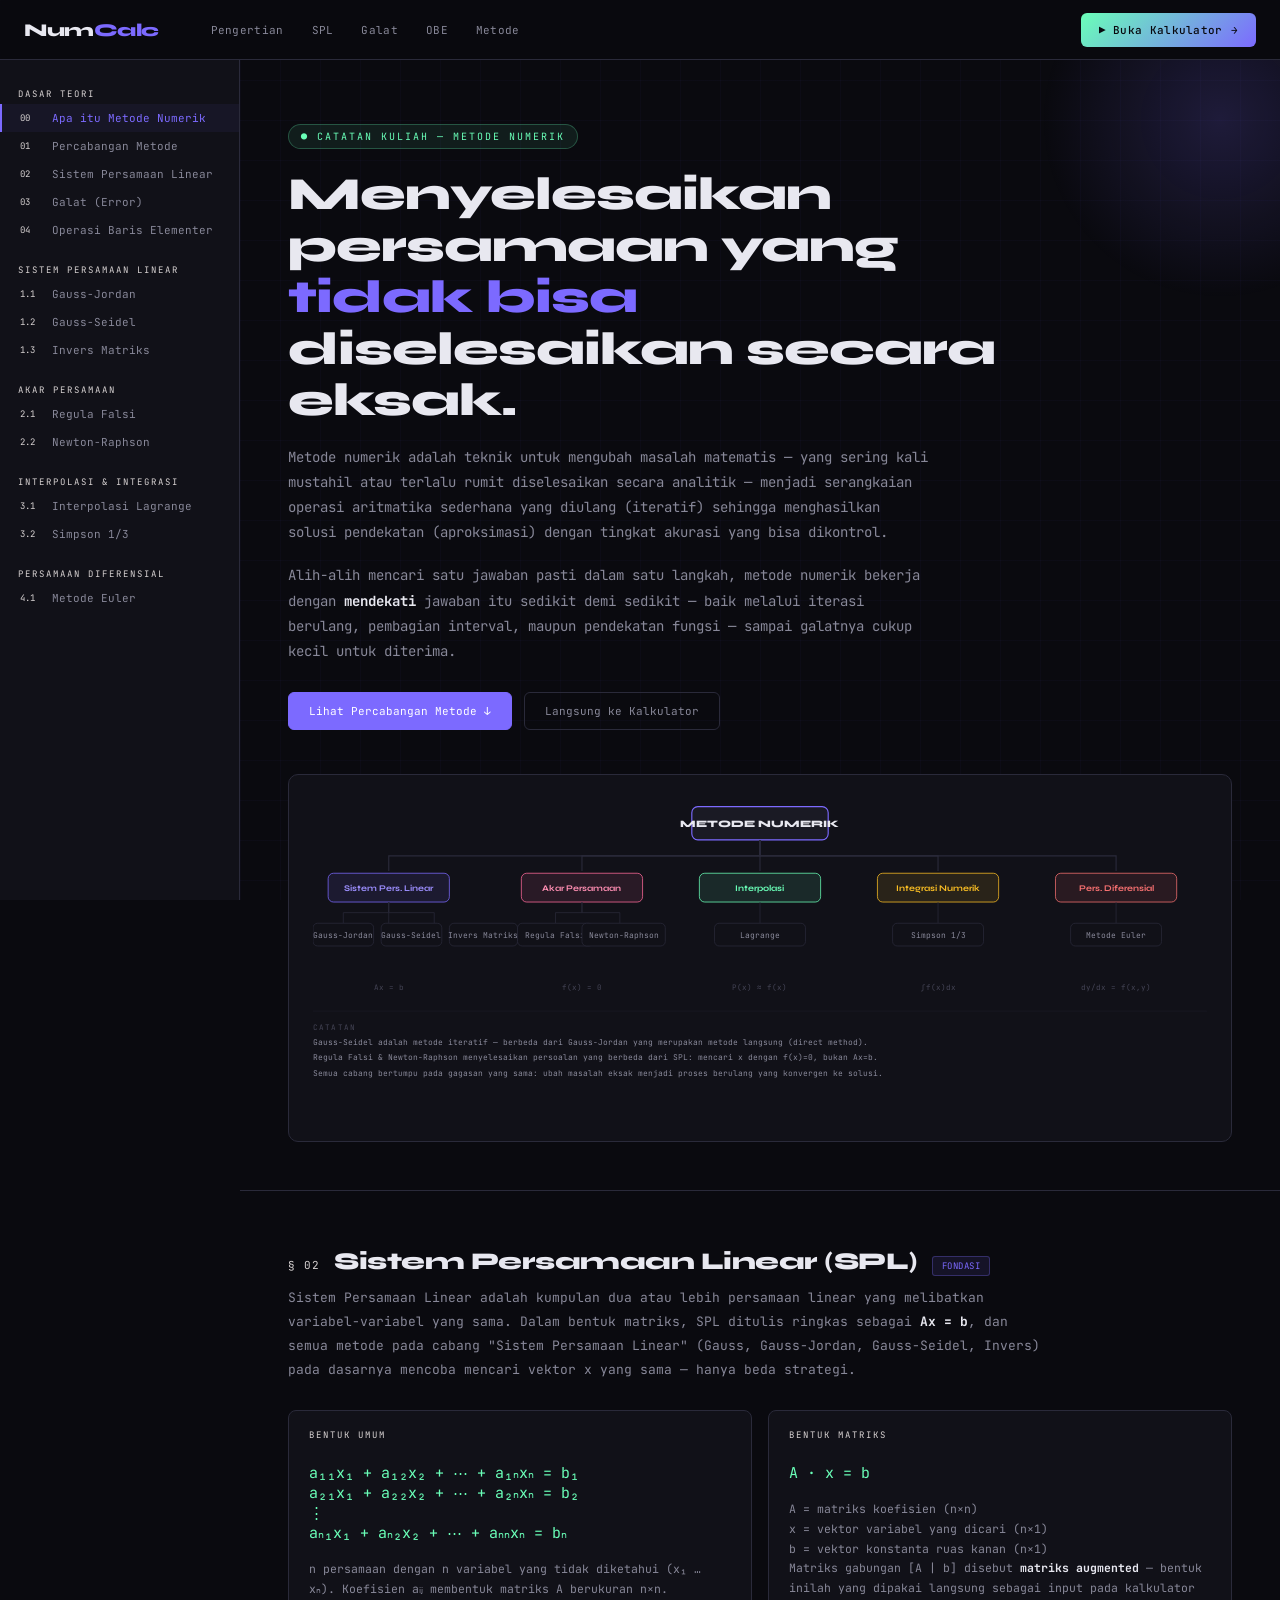
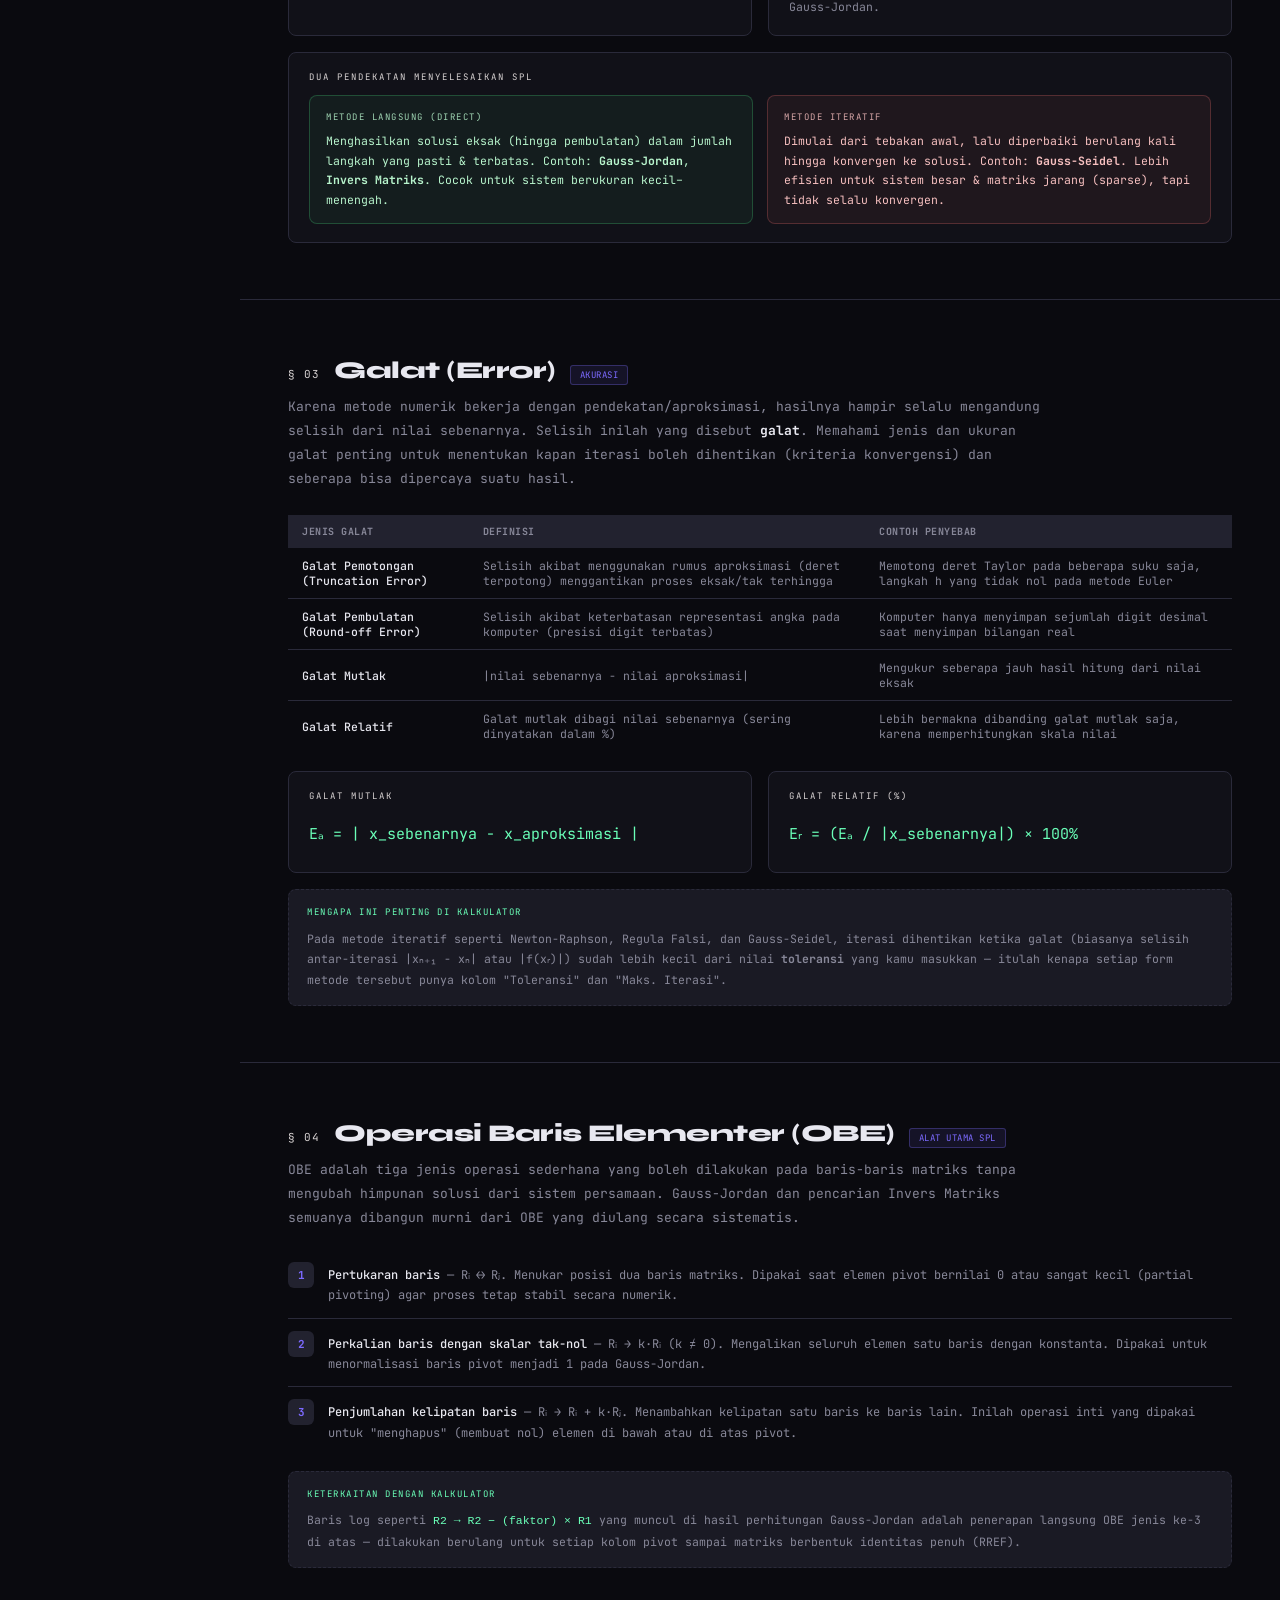
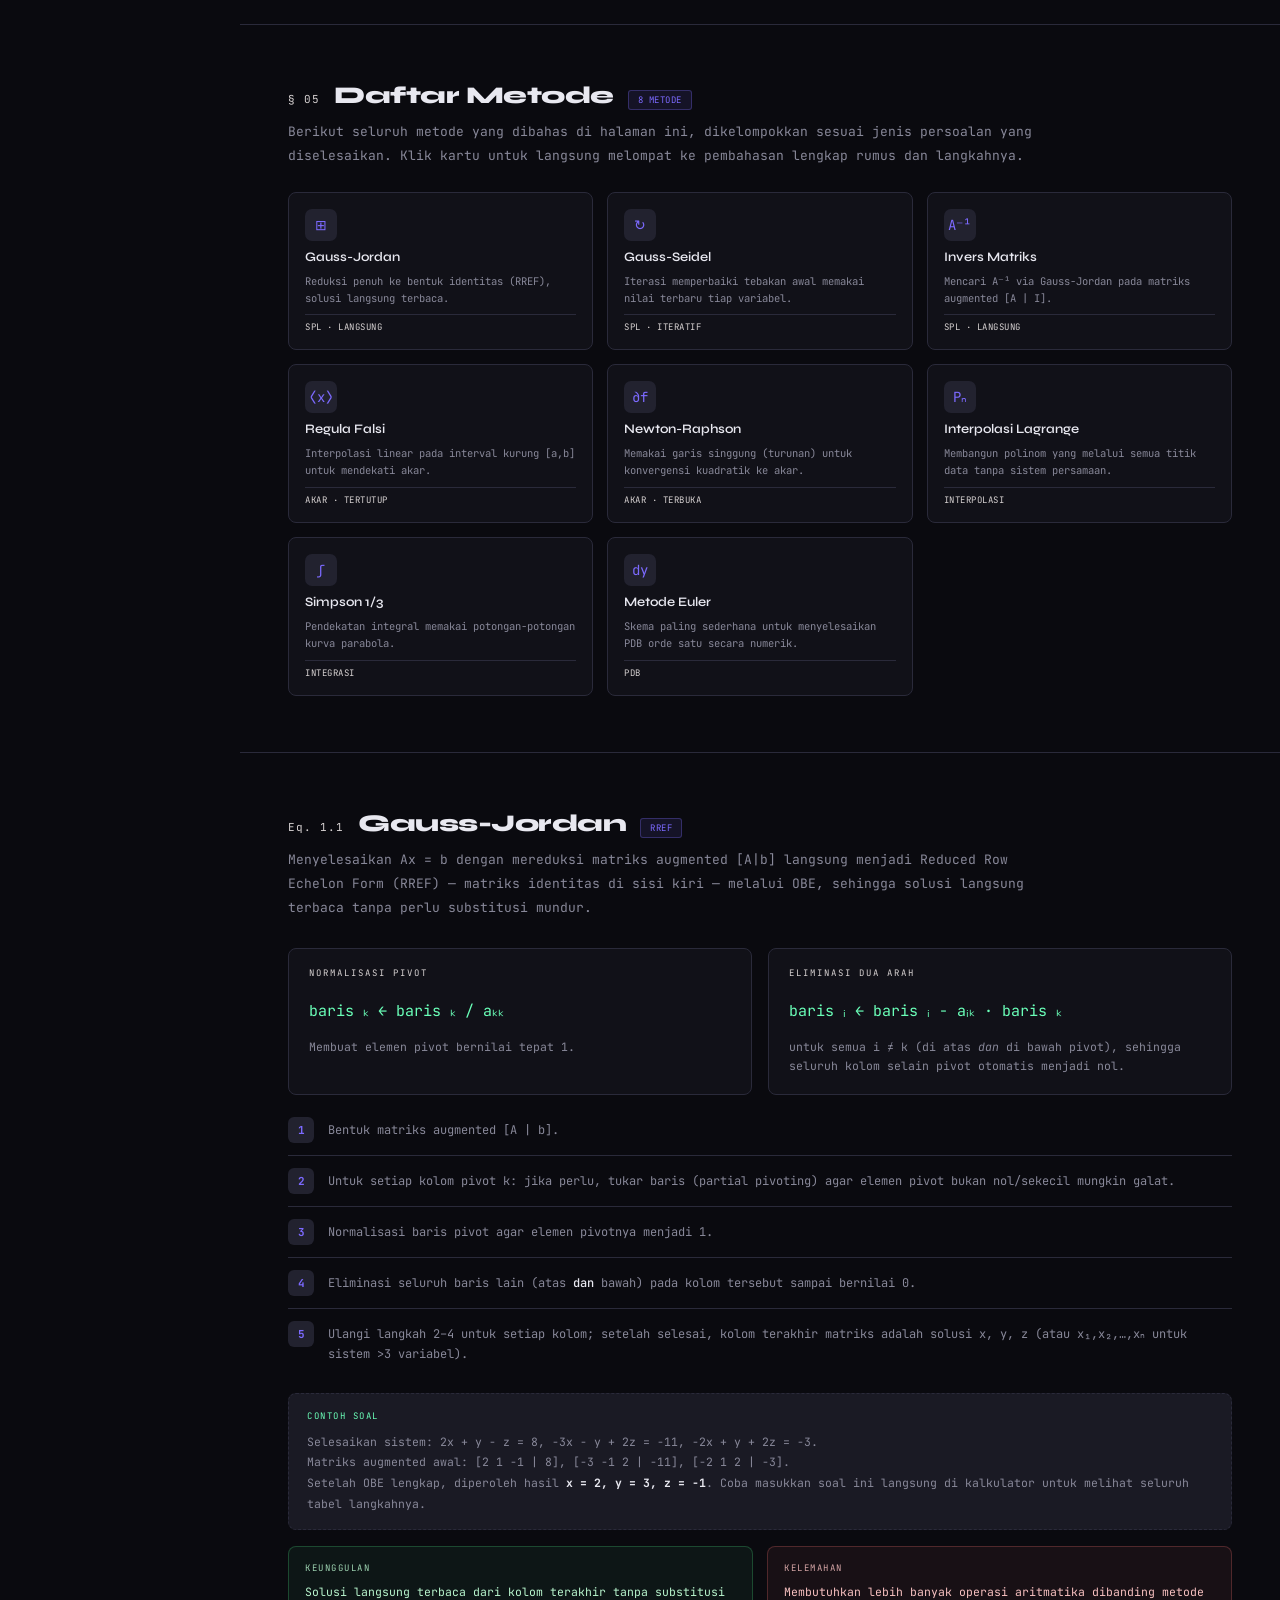
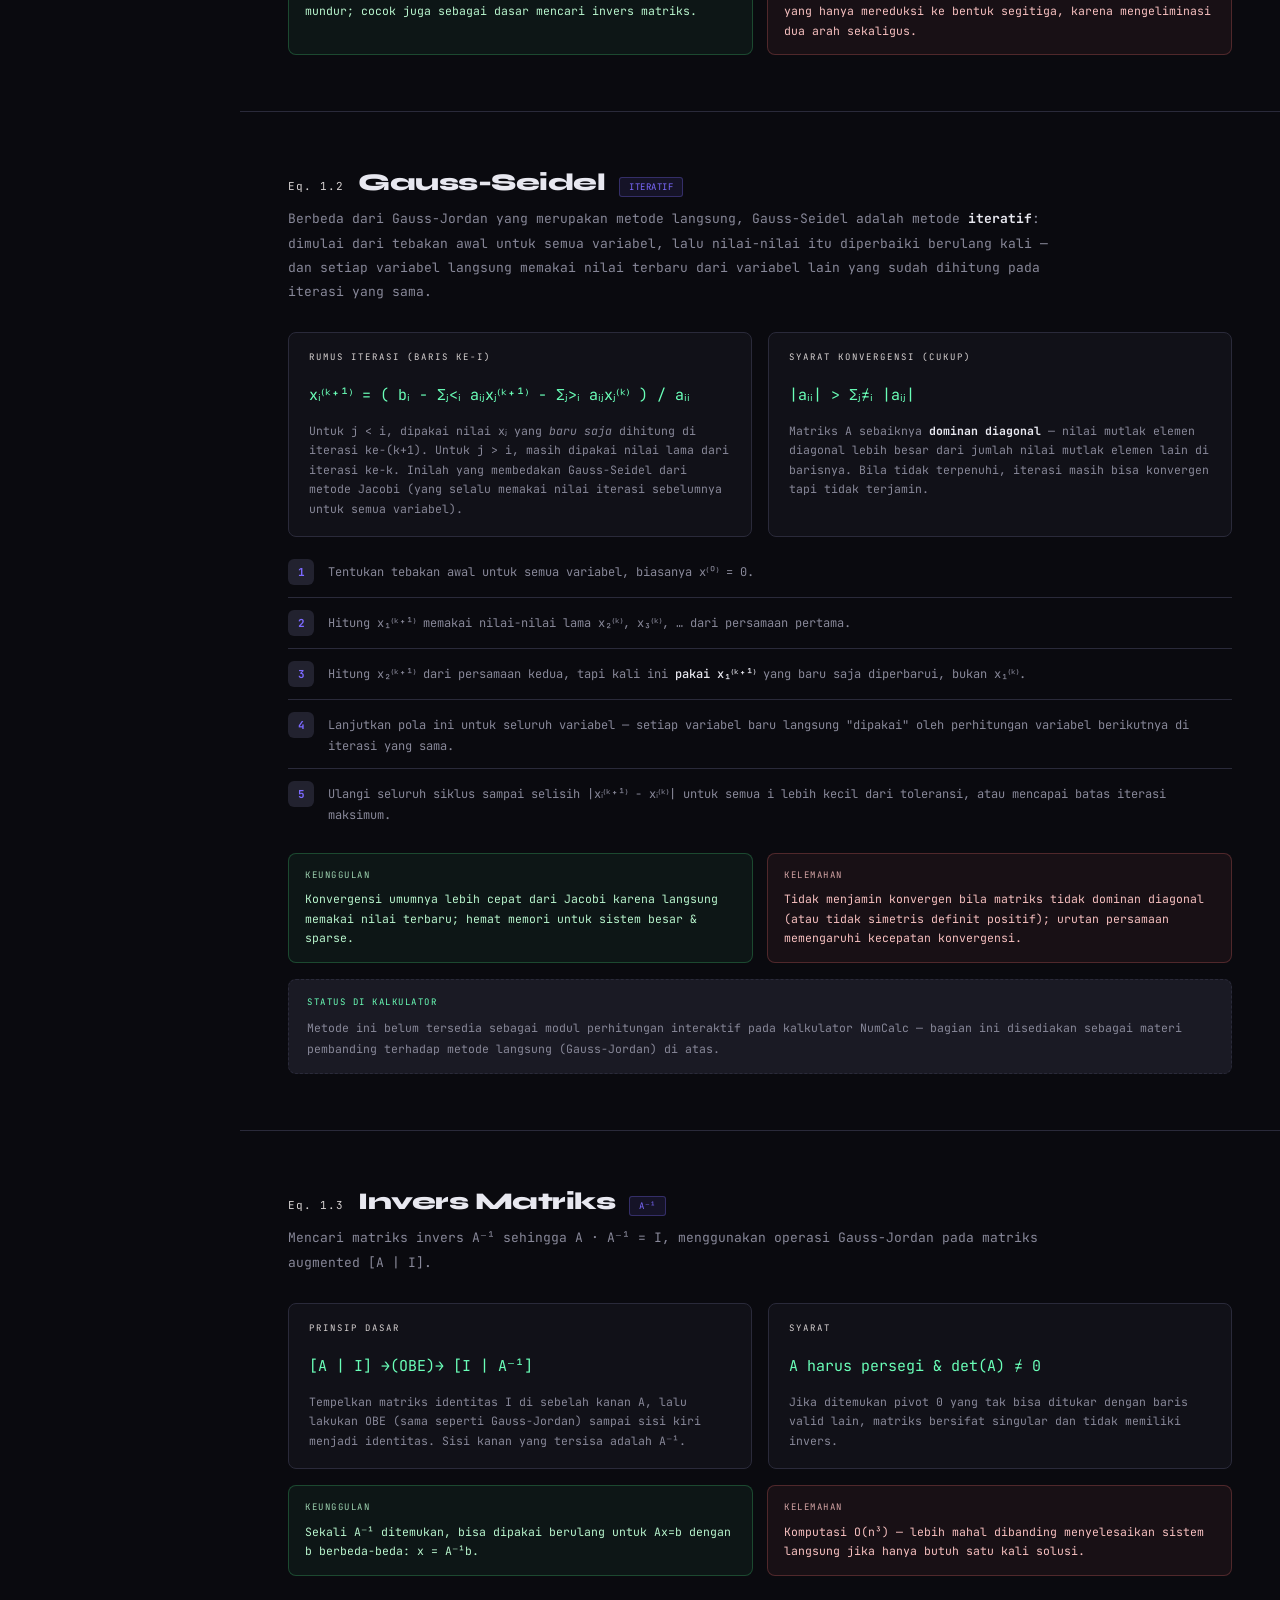
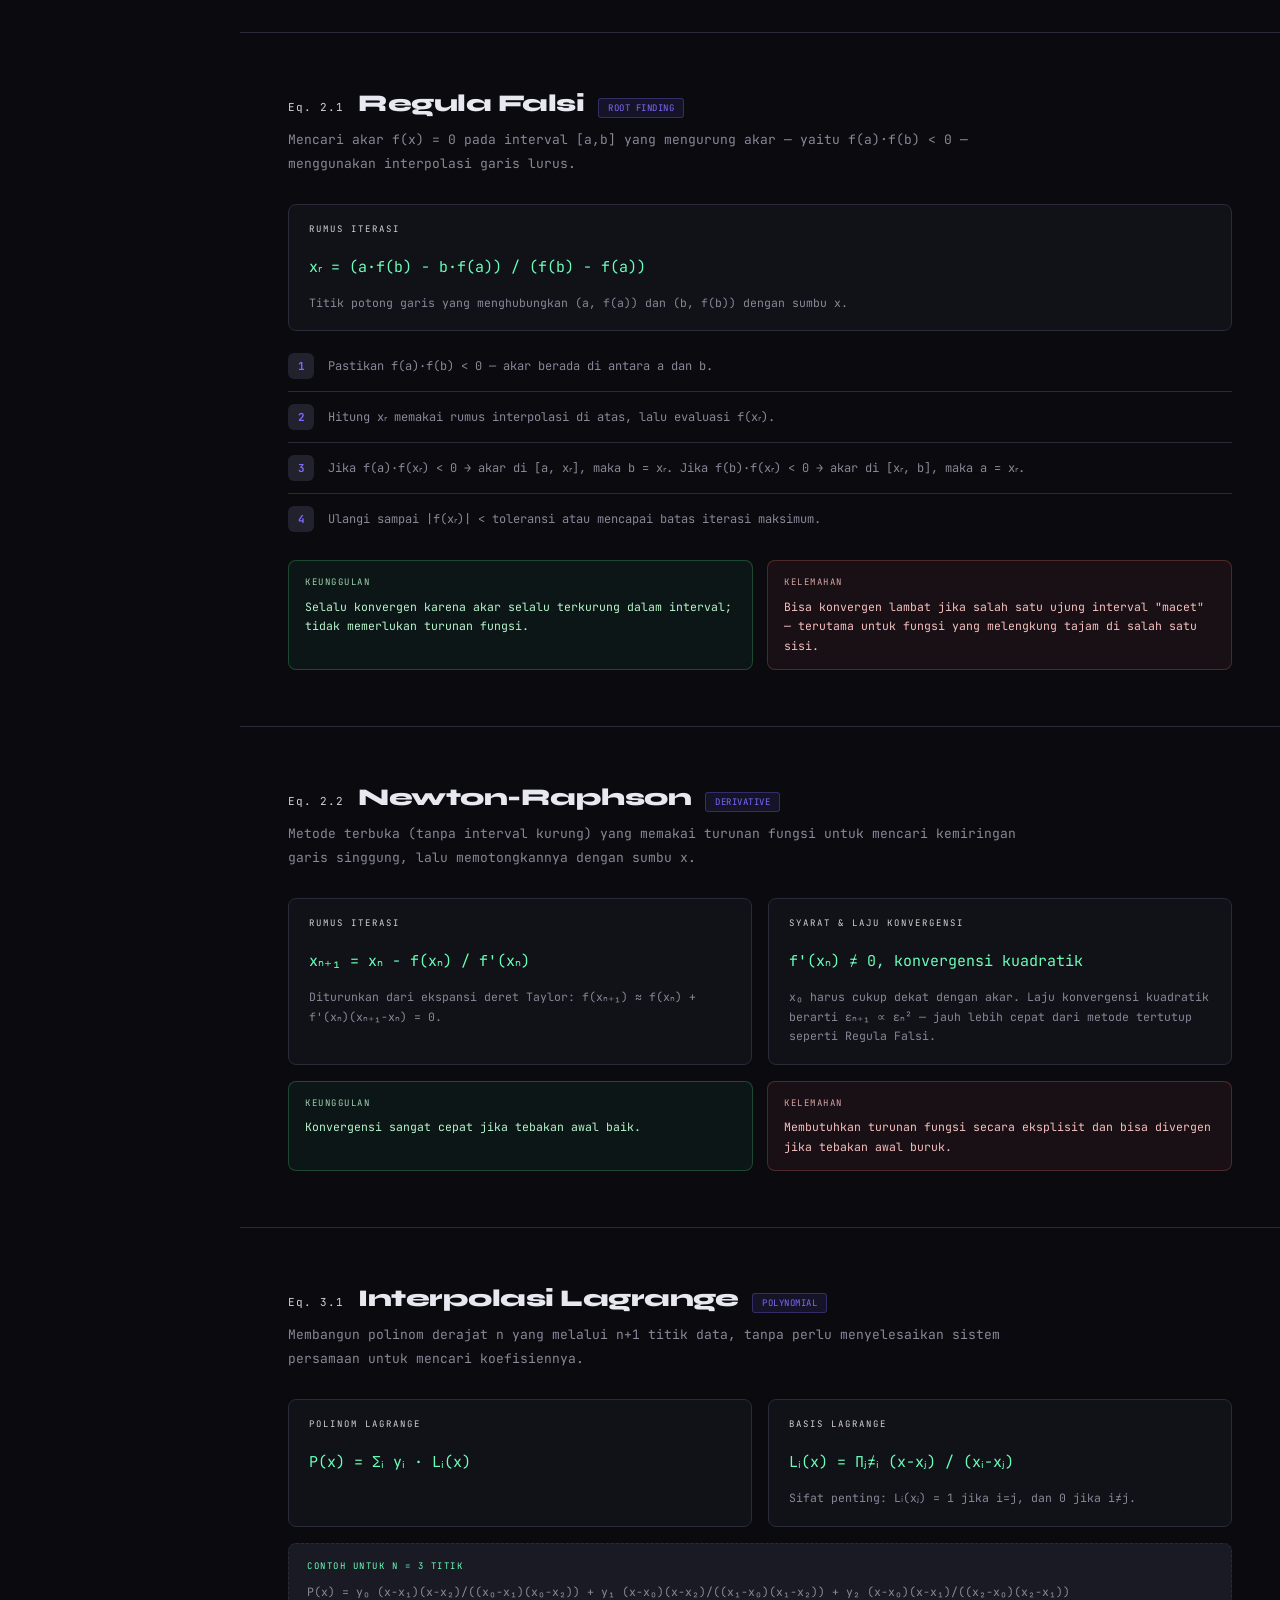
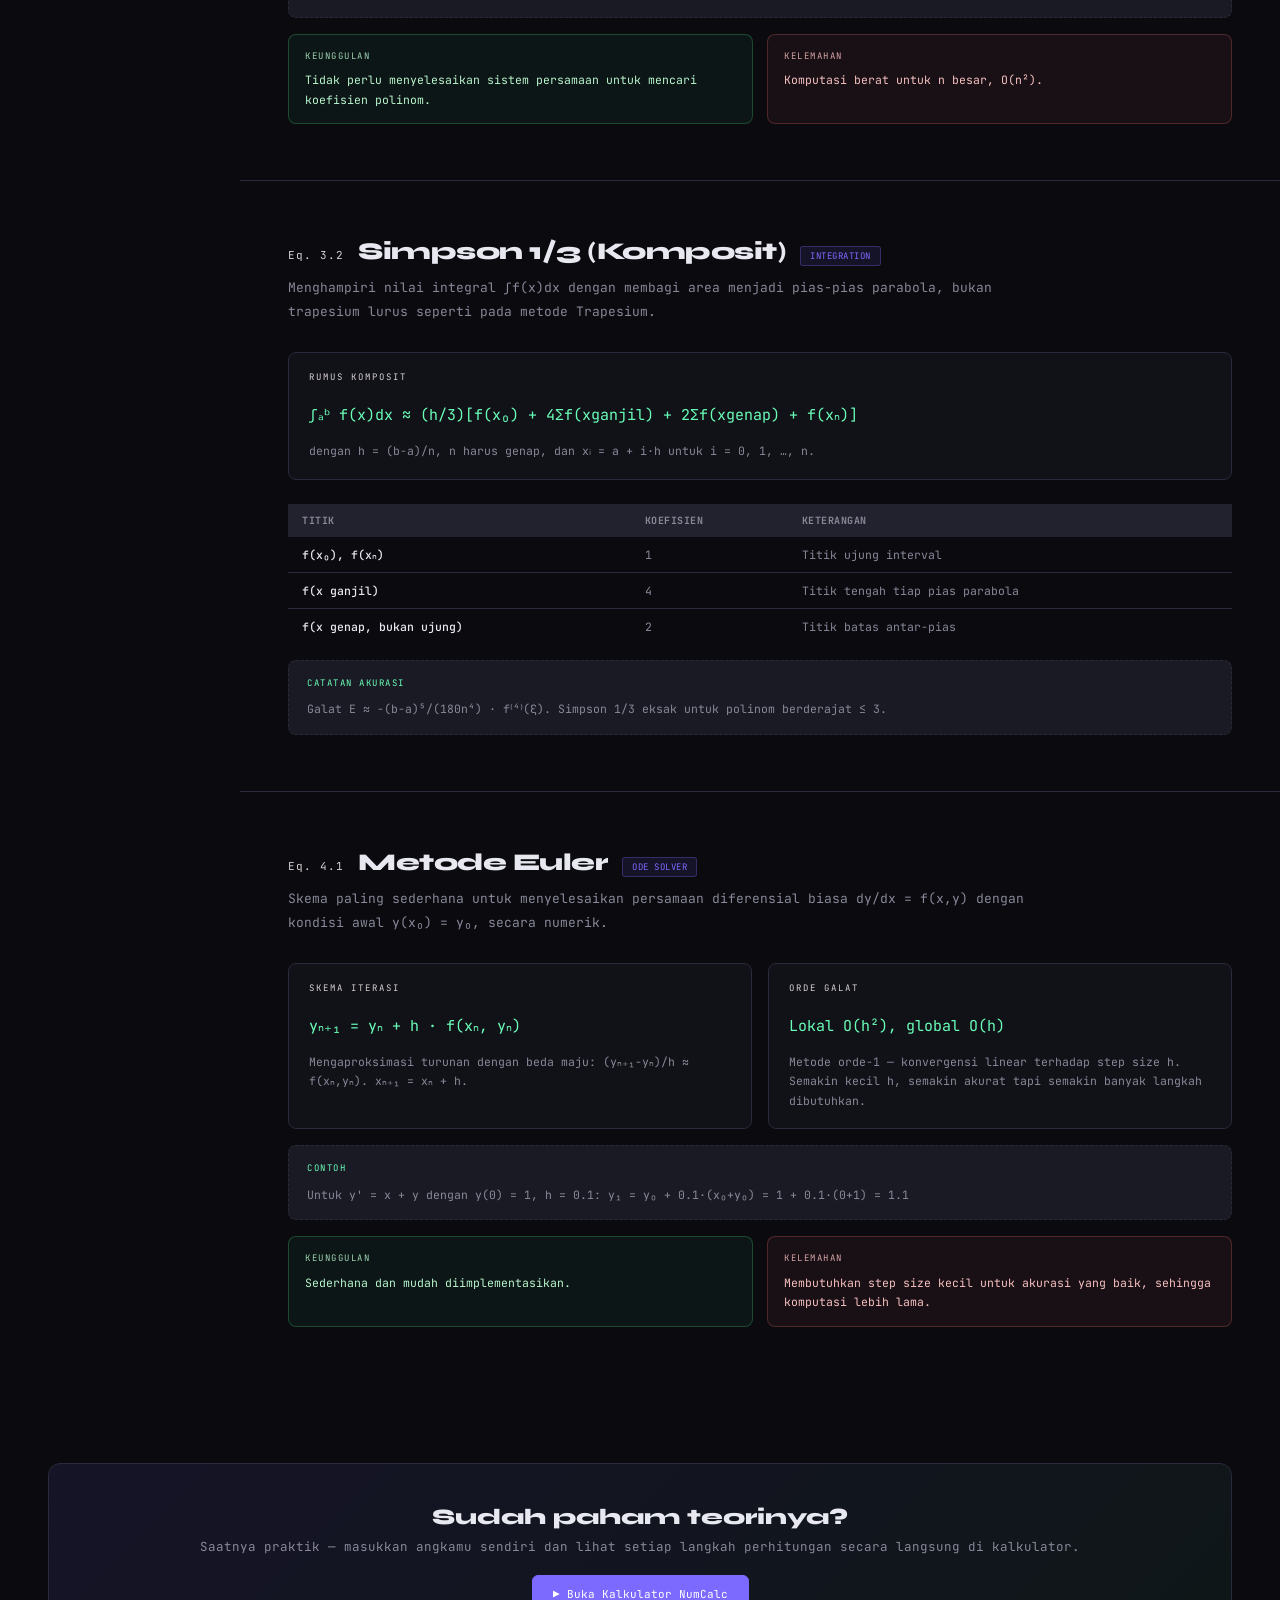
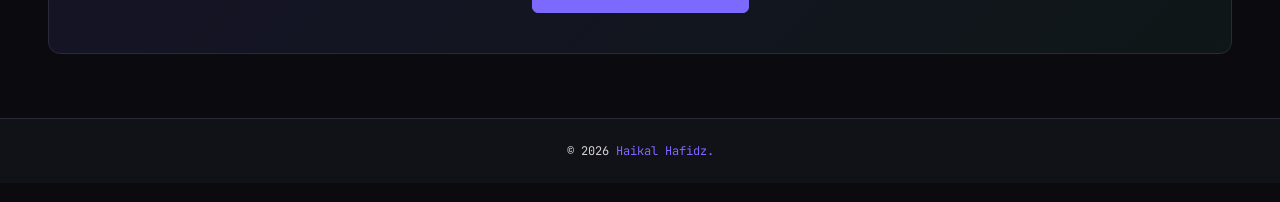
<file: index.html>
<!DOCTYPE html>
<html lang="id">

<head>
  <meta charset="UTF-8">
  <meta name="viewport"
    content="width=device-width, initial-scale=1.0, maximum-scale=1.0, user-scalable=yes, viewport-fit=cover">
  <meta name="theme-color" content="#0a0a0f">
  <title>NumCalc — Materi Metode Numerik</title>
  <meta name="description"
    content="Materi lengkap metode numerik: pengertian, percabangan metode, SPL, galat, OBE, hingga rumus dan langkah perhitungan setiap metode.">
  <link
    href="https://fonts.googleapis.com/css2?family=JetBrains+Mono:wght@300;400;500;700&family=Syne:wght@400;600;800&display=swap"
    rel="stylesheet">
  <link rel="stylesheet" href="style.css?v=20260705">
  <link rel="stylesheet" href="materi.css?v=20260705">
</head>

<body class="materi-page">

  <!-- NAVBAR -->
  <nav class="materi-nav">
    <button class="toc-toggle-btn" id="tocToggle" aria-label="Daftar isi">☰</button>
    <div class="logo">Num<span>Calc</span></div>
    <div class="materi-nav-links">
      <a href="#pengertian">Pengertian</a>
      <a href="#spl">SPL</a>
      <a href="#galat">Galat</a>
      <a href="#obe">OBE</a>
      <a href="#metode">Metode</a>
    </div>
    <div class="materi-nav-cta">
      <a class="btn-kalkulator" href="kalkulator.html">▶ Buka Kalkulator <span class="arrow">→</span></a>
    </div>
  </nav>

  <div class="toc-overlay" id="tocOverlay"></div>

  <div class="materi-shell">
    <!-- TOC SIDEBAR -->
    <aside class="toc" id="tocSidebar">
      <div class="toc-section">Dasar Teori</div>
      <a href="#pengertian"><span class="toc-num">00</span>Apa itu Metode Numerik</a>
      <a href="#percabangan"><span class="toc-num">01</span>Percabangan Metode</a>
      <a href="#spl"><span class="toc-num">02</span>Sistem Persamaan Linear</a>
      <a href="#galat"><span class="toc-num">03</span>Galat (Error)</a>
      <a href="#obe"><span class="toc-num">04</span>Operasi Baris Elementer</a>

      <div class="toc-section" style="margin-top:10px">Sistem Persamaan Linear</div>
      <a href="#gauss-jordan"><span class="toc-num">1.1</span>Gauss-Jordan</a>
      <a href="#gauss-seidel"><span class="toc-num">1.2</span>Gauss-Seidel</a>
      <a href="#invers"><span class="toc-num">1.3</span>Invers Matriks</a>

      <div class="toc-section" style="margin-top:10px">Akar Persamaan</div>
      <a href="#regula-falsi"><span class="toc-num">2.1</span>Regula Falsi</a>
      <a href="#newton-raphson"><span class="toc-num">2.2</span>Newton-Raphson</a>

      <div class="toc-section" style="margin-top:10px">Interpolasi & Integrasi</div>
      <a href="#lagrange"><span class="toc-num">3.1</span>Interpolasi Lagrange</a>
      <a href="#simpson"><span class="toc-num">3.2</span>Simpson 1/3</a>

      <div class="toc-section" style="margin-top:10px">Persamaan Diferensial</div>
      <a href="#euler"><span class="toc-num">4.1</span>Metode Euler</a>
    </aside>

    <!-- MAIN CONTENT -->
    <main class="materi-content">

      <!-- HERO -->
      <section class="hero" id="pengertian">
        <div class="hero-eyebrow">● CATATAN KULIAH — METODE NUMERIK</div>
        <h1>Menyelesaikan persamaan yang <span class="hl">tidak bisa</span> diselesaikan secara eksak.</h1>
        <p class="hero-sub">
          Metode numerik adalah teknik untuk mengubah masalah matematis — yang sering kali mustahil atau terlalu rumit
          diselesaikan secara analitik — menjadi serangkaian operasi aritmatika sederhana yang diulang (iteratif)
          sehingga menghasilkan solusi pendekatan (aproksimasi) dengan tingkat akurasi yang bisa dikontrol.
        </p>
        <p class="hero-sub">
          Alih-alih mencari satu jawaban pasti dalam satu langkah, metode numerik bekerja dengan <b
            style="color:var(--text)">mendekati</b> jawaban itu sedikit demi sedikit — baik melalui iterasi berulang,
          pembagian interval, maupun pendekatan fungsi — sampai galatnya cukup kecil untuk diterima.
        </p>
        <div class="hero-actions">
          <a href="#percabangan" class="hero-btn-primary">Lihat Percabangan Metode ↓</a>
          <a href="kalkulator.html" class="hero-btn-secondary">Langsung ke Kalkulator</a>
        </div>

        <!-- BRANCH DIAGRAM -->
        <div class="branch-diagram" id="percabangan">
          <svg viewBox="0 0 1180 420" xmlns="http://www.w3.org/2000/svg">
            <!-- root -->
            <rect x="500" y="10" width="180" height="44" rx="8" fill="#1a1a24" stroke="#7c6aff" stroke-width="1.5" />
            <text x="590" y="37" text-anchor="middle" fill="#e8e8f0" font-family="Syne, sans-serif" font-weight="800"
              font-size="13">METODE NUMERIK</text>

            <!-- connectors from root -->
            <path d="M590,54 L590,75 L100,75 L100,95" stroke="#2a2a3a" stroke-width="1.5" fill="none" />
            <path d="M590,54 L590,75 L355,75 L355,95" stroke="#2a2a3a" stroke-width="1.5" fill="none" />
            <path d="M590,54 L590,95" stroke="#2a2a3a" stroke-width="1.5" fill="none" />
            <path d="M590,54 L590,75 L825,75 L825,95" stroke="#2a2a3a" stroke-width="1.5" fill="none" />
            <path d="M590,54 L590,75 L1060,75 L1060,95" stroke="#2a2a3a" stroke-width="1.5" fill="none" />

            <!-- 5 branch headers -->
            <g font-family="Syne, sans-serif" font-weight="700" font-size="11.5" text-anchor="middle">
              <rect x="20" y="98" width="160" height="38" rx="7" fill="rgba(124,106,255,0.1)" stroke="#7c6aff" />
              <text x="100" y="121" fill="#9d8fff">Sistem Pers. Linear</text>

              <rect x="275" y="98" width="160" height="38" rx="7" fill="rgba(255,106,155,0.1)" stroke="#ff6a9b" />
              <text x="355" y="121" fill="#ff8fb3">Akar Persamaan</text>

              <rect x="510" y="98" width="160" height="38" rx="7" fill="rgba(106,255,184,0.1)" stroke="#6affb8" />
              <text x="590" y="121" fill="#6affb8">Interpolasi</text>

              <rect x="745" y="98" width="160" height="38" rx="7" fill="rgba(251,191,36,0.1)" stroke="#fbbf24" />
              <text x="825" y="121" fill="#fbbf24">Integrasi Numerik</text>

              <rect x="980" y="98" width="160" height="38" rx="7" fill="rgba(248,113,113,0.1)" stroke="#f87171" />
              <text x="1060" y="121" fill="#f87171">Pers. Diferensial</text>
            </g>

            <!-- leaves: SPL -->
            <g font-family="JetBrains Mono, monospace" font-size="10.5" fill="#888899">
              <path d="M100,136 L100,150 L40,150 L40,164" stroke="#2a2a3a" fill="none" />
              <path d="M100,136 L100,150 L100,164" stroke="#2a2a3a" fill="none" />
              <path d="M100,136 L100,150 L160,150 L160,164" stroke="#2a2a3a" fill="none" />
              <a href="#gauss-jordan" class="branch-node">
                <rect x="0" y="164" width="80" height="30" rx="6" fill="#111118" stroke="#2a2a3a" />
                <text x="40" y="183" text-anchor="middle">Gauss-Jordan</text>
              </a>
              <a href="#gauss-seidel" class="branch-node">
                <rect x="90" y="164" width="80" height="30" rx="6" fill="#111118" stroke="#2a2a3a" />
                <text x="130" y="183" text-anchor="middle">Gauss-Seidel</text>
              </a>
              <a href="#invers" class="branch-node">
                <rect x="180" y="164" width="90" height="30" rx="6" fill="#111118" stroke="#2a2a3a" />
                <text x="225" y="183" text-anchor="middle">Invers Matriks</text>
              </a>
            </g>

            <!-- leaves: Akar -->
            <g font-family="JetBrains Mono, monospace" font-size="10.5" fill="#888899">
              <path d="M355,136 L355,150 L320,150 L320,164" stroke="#2a2a3a" fill="none" />
              <path d="M355,136 L355,150 L405,150 L405,164" stroke="#2a2a3a" fill="none" />
              <a href="#regula-falsi" class="branch-node">
                <rect x="270" y="164" width="100" height="30" rx="6" fill="#111118" stroke="#2a2a3a" />
                <text x="320" y="183" text-anchor="middle">Regula Falsi</text>
              </a>
              <a href="#newton-raphson" class="branch-node">
                <rect x="355" y="164" width="110" height="30" rx="6" fill="#111118" stroke="#2a2a3a" />
                <text x="410" y="183" text-anchor="middle">Newton-Raphson</text>
              </a>
            </g>

            <!-- leaves: Interpolasi -->
            <g font-family="JetBrains Mono, monospace" font-size="10.5" fill="#888899">
              <path d="M590,136 L590,164" stroke="#2a2a3a" fill="none" />
              <a href="#lagrange" class="branch-node">
                <rect x="530" y="164" width="120" height="30" rx="6" fill="#111118" stroke="#2a2a3a" />
                <text x="590" y="183" text-anchor="middle">Lagrange</text>
              </a>
            </g>

            <!-- leaves: Integrasi -->
            <g font-family="JetBrains Mono, monospace" font-size="10.5" fill="#888899">
              <path d="M825,136 L825,164" stroke="#2a2a3a" fill="none" />
              <a href="#simpson" class="branch-node">
                <rect x="765" y="164" width="120" height="30" rx="6" fill="#111118" stroke="#2a2a3a" />
                <text x="825" y="183" text-anchor="middle">Simpson 1/3</text>
              </a>
            </g>

            <!-- leaves: PDB -->
            <g font-family="JetBrains Mono, monospace" font-size="10.5" fill="#888899">
              <path d="M1060,136 L1060,164" stroke="#2a2a3a" fill="none" />
              <a href="#euler" class="branch-node">
                <rect x="1000" y="164" width="120" height="30" rx="6" fill="#111118" stroke="#2a2a3a" />
                <text x="1060" y="183" text-anchor="middle">Metode Euler</text>
              </a>
            </g>

            <!-- caption row -->
            <g font-family="JetBrains Mono, monospace" font-size="10" fill="#444455">
              <text x="100" y="252" text-anchor="middle">Ax = b</text>
              <text x="355" y="252" text-anchor="middle">f(x) = 0</text>
              <text x="590" y="252" text-anchor="middle">P(x) ≈ f(x)</text>
              <text x="825" y="252" text-anchor="middle">∫f(x)dx</text>
              <text x="1060" y="252" text-anchor="middle">dy/dx = f(x,y)</text>
            </g>

            <line x1="0" y1="280" x2="1180" y2="280" stroke="#1a1a24" stroke-width="1" />
            <text x="0" y="305" fill="#444455" font-family="JetBrains Mono, monospace" font-size="10"
              letter-spacing="1.5">CATATAN</text>
            <text x="0" y="325" fill="#888899" font-family="JetBrains Mono, monospace" font-size="10.5">Gauss-Seidel
              adalah metode iteratif — berbeda dari Gauss-Jordan yang merupakan metode langsung (direct method).</text>
            <text x="0" y="345" fill="#888899" font-family="JetBrains Mono, monospace" font-size="10.5">Regula Falsi
              &amp; Newton-Raphson menyelesaikan persoalan yang berbeda dari SPL: mencari x dengan f(x)=0, bukan
              Ax=b.</text>
            <text x="0" y="365" fill="#888899" font-family="JetBrains Mono, monospace" font-size="10.5">Semua cabang
              bertumpu pada gagasan yang sama: ubah masalah eksak menjadi proses berulang yang konvergen ke
              solusi.</text>
          </svg>
        </div>
      </section>

      <!-- SPL -->
      <section class="section" id="spl">
        <div class="section-head">
          <span class="section-eq">§ 02</span>
          <h2>Sistem Persamaan Linear (SPL)</h2>
          <span class="tag">FONDASI</span>
        </div>
        <p class="section-intro">
          Sistem Persamaan Linear adalah kumpulan dua atau lebih persamaan linear yang melibatkan variabel-variabel yang
          sama. Dalam bentuk matriks, SPL ditulis ringkas sebagai <b style="color:var(--text)">Ax = b</b>, dan semua
          metode pada cabang "Sistem Persamaan Linear" (Gauss, Gauss-Jordan, Gauss-Seidel, Invers) pada dasarnya mencoba
          mencari vektor x yang sama — hanya beda strategi.
        </p>

        <div class="theory-grid">
          <div class="formula-card">
            <div class="formula-card-label">BENTUK UMUM</div>
            <div class="formula-main">
              a₁₁x₁ + a₁₂x₂ + ⋯ + a₁ₙxₙ = b₁<br>
              a₂₁x₁ + a₂₂x₂ + ⋯ + a₂ₙxₙ = b₂<br>
              ⋮<br>
              aₙ₁x₁ + aₙ₂x₂ + ⋯ + aₙₙxₙ = bₙ
            </div>
            <div class="formula-note">n persamaan dengan n variabel yang tidak diketahui (x₁ … xₙ). Koefisien aᵢⱼ
              membentuk matriks A berukuran n×n.</div>
          </div>
          <div class="formula-card">
            <div class="formula-card-label">BENTUK MATRIKS</div>
            <div class="formula-main">A · x = b</div>
            <div class="formula-note">
              A = matriks koefisien (n×n)<br>
              x = vektor variabel yang dicari (n×1)<br>
              b = vektor konstanta ruas kanan (n×1)<br>
              Matriks gabungan [A | b] disebut <b style="color:var(--text)">matriks augmented</b> — bentuk inilah yang
              dipakai langsung sebagai input pada kalkulator Gauss-Jordan.
            </div>
          </div>
        </div>

        <div class="theory-grid single" style="margin-top:16px">
          <div class="formula-card">
            <div class="formula-card-label">DUA PENDEKATAN MENYELESAIKAN SPL</div>
            <div class="pc-grid" style="margin-top:0">
              <div class="pc-box good">
                <div class="pc-label">Metode Langsung (Direct)</div>
                Menghasilkan solusi eksak (hingga pembulatan) dalam jumlah langkah yang pasti &amp; terbatas. Contoh:
                <b>Gauss-Jordan</b>, <b>Invers Matriks</b>. Cocok untuk sistem berukuran kecil–menengah.
              </div>
              <div class="pc-box bad">
                <div class="pc-label">Metode Iteratif</div>
                Dimulai dari tebakan awal, lalu diperbaiki berulang kali hingga konvergen ke solusi. Contoh:
                <b>Gauss-Seidel</b>. Lebih efisien untuk sistem besar &amp; matriks jarang (sparse), tapi tidak selalu
                konvergen.
              </div>
            </div>
          </div>
        </div>
      </section>

      <!-- GALAT -->
      <section class="section" id="galat">
        <div class="section-head">
          <span class="section-eq">§ 03</span>
          <h2>Galat (Error)</h2>
          <span class="tag">AKURASI</span>
        </div>
        <p class="section-intro">
          Karena metode numerik bekerja dengan pendekatan/aproksimasi, hasilnya hampir selalu mengandung selisih dari
          nilai sebenarnya. Selisih inilah yang disebut <b style="color:var(--text)">galat</b>. Memahami jenis dan
          ukuran galat penting untuk menentukan kapan iterasi boleh dihentikan (kriteria konvergensi) dan seberapa bisa
          dipercaya suatu hasil.
        </p>

        <div class="table-scroll">
          <table class="galat-table">
            <thead>
              <tr>
                <th>Jenis Galat</th>
                <th>Definisi</th>
                <th>Contoh Penyebab</th>
              </tr>
            </thead>
            <tbody>
              <tr>
                <td>Galat Pemotongan (Truncation Error)</td>
                <td>Selisih akibat menggunakan rumus aproksimasi (deret terpotong) menggantikan proses eksak/tak
                  terhingga</td>
                <td>Memotong deret Taylor pada beberapa suku saja, langkah h yang tidak nol pada metode Euler</td>
              </tr>
              <tr>
                <td>Galat Pembulatan (Round-off Error)</td>
                <td>Selisih akibat keterbatasan representasi angka pada komputer (presisi digit terbatas)</td>
                <td>Komputer hanya menyimpan sejumlah digit desimal saat menyimpan bilangan real</td>
              </tr>
              <tr>
                <td>Galat Mutlak</td>
                <td>|nilai sebenarnya − nilai aproksimasi|</td>
                <td>Mengukur seberapa jauh hasil hitung dari nilai eksak</td>
              </tr>
              <tr>
                <td>Galat Relatif</td>
                <td>Galat mutlak dibagi nilai sebenarnya (sering dinyatakan dalam %)</td>
                <td>Lebih bermakna dibanding galat mutlak saja, karena memperhitungkan skala nilai</td>
              </tr>
            </tbody>
          </table>
        </div>

        <div class="theory-grid" style="margin-top:20px">
          <div class="formula-card">
            <div class="formula-card-label">GALAT MUTLAK</div>
            <div class="formula-main">Eₐ = | x_sebenarnya − x_aproksimasi |</div>
          </div>
          <div class="formula-card">
            <div class="formula-card-label">GALAT RELATIF (%)</div>
            <div class="formula-main">Eᵣ = (Eₐ / |x_sebenarnya|) × 100%</div>
          </div>
        </div>

        <div class="example-box">
          <div class="ex-label">Mengapa ini penting di kalkulator</div>
          Pada metode iteratif seperti Newton-Raphson, Regula Falsi, dan Gauss-Seidel, iterasi dihentikan ketika galat
          (biasanya selisih antar-iterasi |xₙ₊₁ − xₙ| atau |f(xᵣ)|) sudah lebih kecil dari nilai <b>toleransi</b> yang
          kamu masukkan — itulah kenapa setiap form metode tersebut punya kolom "Toleransi" dan "Maks. Iterasi".
        </div>
      </section>

      <!-- OBE -->
      <section class="section" id="obe">
        <div class="section-head">
          <span class="section-eq">§ 04</span>
          <h2>Operasi Baris Elementer (OBE)</h2>
          <span class="tag">ALAT UTAMA SPL</span>
        </div>
        <p class="section-intro">
          OBE adalah tiga jenis operasi sederhana yang boleh dilakukan pada baris-baris matriks tanpa mengubah himpunan
          solusi dari sistem persamaan. Gauss-Jordan dan pencarian Invers Matriks semuanya dibangun murni dari OBE yang
          diulang secara sistematis.
        </p>

        <div class="step-list" style="margin-top:20px">
          <div class="step-row">
            <div class="step-tag">1</div>
            <div class="step-body"><b>Pertukaran baris</b> — Rᵢ ↔ Rⱼ. Menukar posisi dua baris matriks. Dipakai saat
              elemen pivot bernilai 0 atau sangat kecil (partial pivoting) agar proses tetap stabil secara numerik.
            </div>
          </div>
          <div class="step-row">
            <div class="step-tag">2</div>
            <div class="step-body"><b>Perkalian baris dengan skalar tak-nol</b> — Rᵢ → k·Rᵢ (k ≠ 0). Mengalikan seluruh
              elemen satu baris dengan konstanta. Dipakai untuk menormalisasi baris pivot menjadi 1 pada Gauss-Jordan.
            </div>
          </div>
          <div class="step-row">
            <div class="step-tag">3</div>
            <div class="step-body"><b>Penjumlahan kelipatan baris</b> — Rᵢ → Rᵢ + k·Rⱼ. Menambahkan kelipatan satu baris
              ke baris lain. Inilah operasi inti yang dipakai untuk "menghapus" (membuat nol) elemen di bawah atau di
              atas pivot.</div>
          </div>
        </div>

        <div class="example-box">
          <div class="ex-label">Keterkaitan dengan kalkulator</div>
          Baris log seperti <code style="color:var(--accent3)">R2 → R2 − (faktor) × R1</code> yang muncul di hasil
          perhitungan Gauss-Jordan adalah penerapan langsung OBE jenis ke-3 di atas — dilakukan berulang untuk setiap
          kolom pivot sampai matriks berbentuk identitas penuh (RREF).
        </div>
      </section>

      <!-- METHOD OVERVIEW -->
      <section class="section" id="metode">
        <div class="section-head">
          <span class="section-eq">§ 05</span>
          <h2>Daftar Metode</h2>
          <span class="tag">8 METODE</span>
        </div>
        <p class="section-intro">
          Berikut seluruh metode yang dibahas di halaman ini, dikelompokkan sesuai jenis persoalan yang diselesaikan.
          Klik kartu untuk langsung melompat ke pembahasan lengkap rumus dan langkahnya.
        </p>
        <div class="method-overview">
          <a href="#gauss-jordan" class="method-card">
            <div class="mc-icon">⊞</div>
            <div class="mc-name">Gauss-Jordan</div>
            <div class="mc-desc">Reduksi penuh ke bentuk identitas (RREF), solusi langsung terbaca.</div>
            <div class="mc-meta">SPL · LANGSUNG</div>
          </a>
          <a href="#gauss-seidel" class="method-card">
            <div class="mc-icon">↻</div>
            <div class="mc-name">Gauss-Seidel</div>
            <div class="mc-desc">Iterasi memperbaiki tebakan awal memakai nilai terbaru tiap variabel.</div>
            <div class="mc-meta">SPL · ITERATIF</div>
          </a>
          <a href="#invers" class="method-card">
            <div class="mc-icon">A⁻¹</div>
            <div class="mc-name">Invers Matriks</div>
            <div class="mc-desc">Mencari A⁻¹ via Gauss-Jordan pada matriks augmented [A | I].</div>
            <div class="mc-meta">SPL · LANGSUNG</div>
          </a>
          <a href="#regula-falsi" class="method-card">
            <div class="mc-icon">⟨x⟩</div>
            <div class="mc-name">Regula Falsi</div>
            <div class="mc-desc">Interpolasi linear pada interval kurung [a,b] untuk mendekati akar.</div>
            <div class="mc-meta">AKAR · TERTUTUP</div>
          </a>
          <a href="#newton-raphson" class="method-card">
            <div class="mc-icon">∂f</div>
            <div class="mc-name">Newton-Raphson</div>
            <div class="mc-desc">Memakai garis singgung (turunan) untuk konvergensi kuadratik ke akar.</div>
            <div class="mc-meta">AKAR · TERBUKA</div>
          </a>
          <a href="#lagrange" class="method-card">
            <div class="mc-icon">Pₙ</div>
            <div class="mc-name">Interpolasi Lagrange</div>
            <div class="mc-desc">Membangun polinom yang melalui semua titik data tanpa sistem persamaan.</div>
            <div class="mc-meta">INTERPOLASI</div>
          </a>
          <a href="#simpson" class="method-card">
            <div class="mc-icon">∫</div>
            <div class="mc-name">Simpson 1/3</div>
            <div class="mc-desc">Pendekatan integral memakai potongan-potongan kurva parabola.</div>
            <div class="mc-meta">INTEGRASI</div>
          </a>
          <a href="#euler" class="method-card">
            <div class="mc-icon">dy</div>
            <div class="mc-name">Metode Euler</div>
            <div class="mc-desc">Skema paling sederhana untuk menyelesaikan PDB orde satu secara numerik.</div>
            <div class="mc-meta">PDB</div>
          </a>
        </div>
      </section>

      <!-- 1.1 GAUSS -->
      <!-- 1.1 GAUSS-JORDAN -->
      <section class="section" id="gauss-jordan">
        <div class="section-head">
          <span class="section-eq">Eq. 1.1</span>
          <h2>Gauss-Jordan</h2>
          <span class="tag">RREF</span>
        </div>
        <p class="section-intro">Menyelesaikan Ax = b dengan mereduksi matriks augmented [A|b] langsung menjadi Reduced
          Row Echelon Form (RREF) — matriks identitas di sisi kiri — melalui OBE, sehingga solusi langsung terbaca tanpa
          perlu substitusi mundur.</p>

        <div class="theory-grid">
          <div class="formula-card">
            <div class="formula-card-label">NORMALISASI PIVOT</div>
            <div class="formula-main">baris ₖ ← baris ₖ / aₖₖ</div>
            <div class="formula-note">Membuat elemen pivot bernilai tepat 1.</div>
          </div>
          <div class="formula-card">
            <div class="formula-card-label">ELIMINASI DUA ARAH</div>
            <div class="formula-main">baris ᵢ ← baris ᵢ − aᵢₖ · baris ₖ</div>
            <div class="formula-note">untuk semua i ≠ k (di atas <i>dan</i> di bawah pivot), sehingga seluruh kolom
              selain pivot otomatis menjadi nol.</div>
          </div>
        </div>

        <div class="step-list">
          <div class="step-row">
            <div class="step-tag">1</div>
            <div class="step-body">Bentuk matriks augmented [A | b].</div>
          </div>
          <div class="step-row">
            <div class="step-tag">2</div>
            <div class="step-body">Untuk setiap kolom pivot k: jika perlu, tukar baris (partial pivoting) agar elemen
              pivot bukan nol/sekecil mungkin galat.</div>
          </div>
          <div class="step-row">
            <div class="step-tag">3</div>
            <div class="step-body">Normalisasi baris pivot agar elemen pivotnya menjadi 1.</div>
          </div>
          <div class="step-row">
            <div class="step-tag">4</div>
            <div class="step-body">Eliminasi seluruh baris lain (atas <b>dan</b> bawah) pada kolom tersebut sampai
              bernilai 0.</div>
          </div>
          <div class="step-row">
            <div class="step-tag">5</div>
            <div class="step-body">Ulangi langkah 2–4 untuk setiap kolom; setelah selesai, kolom terakhir matriks adalah
              solusi x, y, z (atau x₁,x₂,…,xₙ untuk sistem &gt;3 variabel).</div>
          </div>
        </div>

        <div class="example-box">
          <div class="ex-label">Contoh soal</div>
          Selesaikan sistem: 2x + y − z = 8, −3x − y + 2z = −11, −2x + y + 2z = −3.<br>
          Matriks augmented awal: [2 1 −1 | 8], [−3 −1 2 | −11], [−2 1 2 | −3].<br>
          Setelah OBE lengkap, diperoleh hasil <b style="color:var(--text)">x = 2, y = 3, z = −1</b>. Coba masukkan soal
          ini langsung di kalkulator untuk melihat seluruh tabel langkahnya.
        </div>

        <div class="pc-grid">
          <div class="pc-box good">
            <div class="pc-label">Keunggulan</div>Solusi langsung terbaca dari kolom terakhir tanpa substitusi mundur;
            cocok juga sebagai dasar mencari invers matriks.
          </div>
          <div class="pc-box bad">
            <div class="pc-label">Kelemahan</div>Membutuhkan lebih banyak operasi aritmatika dibanding metode yang hanya
            mereduksi ke bentuk segitiga, karena mengeliminasi dua arah sekaligus.
          </div>
        </div>
      </section>

      <!-- 1.2 GAUSS-SEIDEL -->
      <section class="section" id="gauss-seidel">
        <div class="section-head">
          <span class="section-eq">Eq. 1.2</span>
          <h2>Gauss-Seidel</h2>
          <span class="tag">ITERATIF</span>
        </div>
        <p class="section-intro">
          Berbeda dari Gauss-Jordan yang merupakan metode langsung, Gauss-Seidel adalah metode <b
            style="color:var(--text)">iteratif</b>: dimulai dari tebakan awal untuk semua variabel, lalu nilai-nilai itu
          diperbaiki berulang kali — dan setiap variabel langsung memakai nilai terbaru dari variabel lain yang sudah
          dihitung pada iterasi yang sama.
        </p>

        <div class="theory-grid">
          <div class="formula-card">
            <div class="formula-card-label">RUMUS ITERASI (BARIS KE-i)</div>
            <div class="formula-main">xᵢ⁽ᵏ⁺¹⁾ = ( bᵢ − Σⱼ&lt;ᵢ aᵢⱼxⱼ⁽ᵏ⁺¹⁾ − Σⱼ&gt;ᵢ aᵢⱼxⱼ⁽ᵏ⁾ ) / aᵢᵢ</div>
            <div class="formula-note">Untuk j &lt; i, dipakai nilai xⱼ yang <i>baru saja</i> dihitung di iterasi
              ke-(k+1). Untuk j &gt; i, masih dipakai nilai lama dari iterasi ke-k. Inilah yang membedakan Gauss-Seidel
              dari metode Jacobi (yang selalu memakai nilai iterasi sebelumnya untuk semua variabel).</div>
          </div>
          <div class="formula-card">
            <div class="formula-card-label">SYARAT KONVERGENSI (CUKUP)</div>
            <div class="formula-main">|aᵢᵢ| &gt; Σⱼ≠ᵢ |aᵢⱼ|</div>
            <div class="formula-note">Matriks A sebaiknya <b style="color:var(--text)">dominan diagonal</b> — nilai
              mutlak elemen diagonal lebih besar dari jumlah nilai mutlak elemen lain di barisnya. Bila tidak terpenuhi,
              iterasi masih bisa konvergen tapi tidak terjamin.</div>
          </div>
        </div>

        <div class="step-list">
          <div class="step-row">
            <div class="step-tag">1</div>
            <div class="step-body">Tentukan tebakan awal untuk semua variabel, biasanya x⁽⁰⁾ = 0.</div>
          </div>
          <div class="step-row">
            <div class="step-tag">2</div>
            <div class="step-body">Hitung x₁⁽ᵏ⁺¹⁾ memakai nilai-nilai lama x₂⁽ᵏ⁾, x₃⁽ᵏ⁾, … dari persamaan pertama.</div>
          </div>
          <div class="step-row">
            <div class="step-tag">3</div>
            <div class="step-body">Hitung x₂⁽ᵏ⁺¹⁾ dari persamaan kedua, tapi kali ini <b>pakai x₁⁽ᵏ⁺¹⁾</b> yang baru
              saja diperbarui, bukan x₁⁽ᵏ⁾.</div>
          </div>
          <div class="step-row">
            <div class="step-tag">4</div>
            <div class="step-body">Lanjutkan pola ini untuk seluruh variabel — setiap variabel baru langsung "dipakai"
              oleh perhitungan variabel berikutnya di iterasi yang sama.</div>
          </div>
          <div class="step-row">
            <div class="step-tag">5</div>
            <div class="step-body">Ulangi seluruh siklus sampai selisih |xᵢ⁽ᵏ⁺¹⁾ − xᵢ⁽ᵏ⁾| untuk semua i lebih kecil dari
              toleransi, atau mencapai batas iterasi maksimum.</div>
          </div>
        </div>

        <div class="pc-grid">
          <div class="pc-box good">
            <div class="pc-label">Keunggulan</div>Konvergensi umumnya lebih cepat dari Jacobi karena langsung memakai
            nilai terbaru; hemat memori untuk sistem besar &amp; sparse.
          </div>
          <div class="pc-box bad">
            <div class="pc-label">Kelemahan</div>Tidak menjamin konvergen bila matriks tidak dominan diagonal (atau
            tidak simetris definit positif); urutan persamaan memengaruhi kecepatan konvergensi.
          </div>
        </div>

        <div class="example-box">
          <div class="ex-label">Status di kalkulator</div>
          Metode ini belum tersedia sebagai modul perhitungan interaktif pada kalkulator NumCalc — bagian ini disediakan
          sebagai materi pembanding terhadap metode langsung (Gauss-Jordan) di atas.
        </div>
      </section>

      <!-- 1.4 INVERS -->
      <section class="section" id="invers">
        <div class="section-head">
          <span class="section-eq">Eq. 1.3</span>
          <h2>Invers Matriks</h2>
          <span class="tag">A⁻¹</span>
        </div>
        <p class="section-intro">Mencari matriks invers A⁻¹ sehingga A · A⁻¹ = I, menggunakan operasi Gauss-Jordan pada
          matriks augmented [A | I].</p>

        <div class="theory-grid">
          <div class="formula-card">
            <div class="formula-card-label">PRINSIP DASAR</div>
            <div class="formula-main">[A | I] →(OBE)→ [I | A⁻¹]</div>
            <div class="formula-note">Tempelkan matriks identitas I di sebelah kanan A, lalu lakukan OBE (sama seperti
              Gauss-Jordan) sampai sisi kiri menjadi identitas. Sisi kanan yang tersisa adalah A⁻¹.</div>
          </div>
          <div class="formula-card">
            <div class="formula-card-label">SYARAT</div>
            <div class="formula-main">A harus persegi &amp; det(A) ≠ 0</div>
            <div class="formula-note">Jika ditemukan pivot 0 yang tak bisa ditukar dengan baris valid lain, matriks
              bersifat singular dan tidak memiliki invers.</div>
          </div>
        </div>

        <div class="pc-grid">
          <div class="pc-box good">
            <div class="pc-label">Keunggulan</div>Sekali A⁻¹ ditemukan, bisa dipakai berulang untuk Ax=b dengan b
            berbeda-beda: x = A⁻¹b.
          </div>
          <div class="pc-box bad">
            <div class="pc-label">Kelemahan</div>Komputasi O(n³) — lebih mahal dibanding menyelesaikan sistem langsung
            jika hanya butuh satu kali solusi.
          </div>
        </div>
      </section>

      <!-- 2.1 REGULA FALSI -->
      <section class="section" id="regula-falsi">
        <div class="section-head">
          <span class="section-eq">Eq. 2.1</span>
          <h2>Regula Falsi</h2>
          <span class="tag">ROOT FINDING</span>
        </div>
        <p class="section-intro">Mencari akar f(x) = 0 pada interval [a,b] yang mengurung akar — yaitu f(a)·f(b) &lt; 0
          — menggunakan interpolasi garis lurus.</p>

        <div class="theory-grid single">
          <div class="formula-card">
            <div class="formula-card-label">RUMUS ITERASI</div>
            <div class="formula-main">xᵣ = (a·f(b) − b·f(a)) / (f(b) − f(a))</div>
            <div class="formula-note">Titik potong garis yang menghubungkan (a, f(a)) dan (b, f(b)) dengan sumbu x.
            </div>
          </div>
        </div>

        <div class="step-list">
          <div class="step-row">
            <div class="step-tag">1</div>
            <div class="step-body">Pastikan f(a)·f(b) &lt; 0 — akar berada di antara a dan b.</div>
          </div>
          <div class="step-row">
            <div class="step-tag">2</div>
            <div class="step-body">Hitung xᵣ memakai rumus interpolasi di atas, lalu evaluasi f(xᵣ).</div>
          </div>
          <div class="step-row">
            <div class="step-tag">3</div>
            <div class="step-body">Jika f(a)·f(xᵣ) &lt; 0 → akar di [a, xᵣ], maka b = xᵣ. Jika f(b)·f(xᵣ) &lt; 0 → akar
              di [xᵣ, b], maka a = xᵣ.</div>
          </div>
          <div class="step-row">
            <div class="step-tag">4</div>
            <div class="step-body">Ulangi sampai |f(xᵣ)| &lt; toleransi atau mencapai batas iterasi maksimum.</div>
          </div>
        </div>

        <div class="pc-grid">
          <div class="pc-box good">
            <div class="pc-label">Keunggulan</div>Selalu konvergen karena akar selalu terkurung dalam interval; tidak
            memerlukan turunan fungsi.
          </div>
          <div class="pc-box bad">
            <div class="pc-label">Kelemahan</div>Bisa konvergen lambat jika salah satu ujung interval "macet" — terutama
            untuk fungsi yang melengkung tajam di salah satu sisi.
          </div>
        </div>
      </section>

      <!-- 2.2 NEWTON-RAPHSON -->
      <section class="section" id="newton-raphson">
        <div class="section-head">
          <span class="section-eq">Eq. 2.2</span>
          <h2>Newton-Raphson</h2>
          <span class="tag">DERIVATIVE</span>
        </div>
        <p class="section-intro">Metode terbuka (tanpa interval kurung) yang memakai turunan fungsi untuk mencari
          kemiringan garis singgung, lalu memotongkannya dengan sumbu x.</p>

        <div class="theory-grid">
          <div class="formula-card">
            <div class="formula-card-label">RUMUS ITERASI</div>
            <div class="formula-main">xₙ₊₁ = xₙ − f(xₙ) / f'(xₙ)</div>
            <div class="formula-note">Diturunkan dari ekspansi deret Taylor: f(xₙ₊₁) ≈ f(xₙ) + f'(xₙ)(xₙ₊₁−xₙ) = 0.
            </div>
          </div>
          <div class="formula-card">
            <div class="formula-card-label">SYARAT &amp; LAJU KONVERGENSI</div>
            <div class="formula-main">f'(xₙ) ≠ 0, konvergensi kuadratik</div>
            <div class="formula-note">x₀ harus cukup dekat dengan akar. Laju konvergensi kuadratik berarti εₙ₊₁ ∝ εₙ² —
              jauh lebih cepat dari metode tertutup seperti Regula Falsi.</div>
          </div>
        </div>

        <div class="pc-grid">
          <div class="pc-box good">
            <div class="pc-label">Keunggulan</div>Konvergensi sangat cepat jika tebakan awal baik.
          </div>
          <div class="pc-box bad">
            <div class="pc-label">Kelemahan</div>Membutuhkan turunan fungsi secara eksplisit dan bisa divergen jika
            tebakan awal buruk.
          </div>
        </div>
      </section>

      <!-- 3.1 LAGRANGE -->
      <section class="section" id="lagrange">
        <div class="section-head">
          <span class="section-eq">Eq. 3.1</span>
          <h2>Interpolasi Lagrange</h2>
          <span class="tag">POLYNOMIAL</span>
        </div>
        <p class="section-intro">Membangun polinom derajat n yang melalui n+1 titik data, tanpa perlu menyelesaikan
          sistem persamaan untuk mencari koefisiennya.</p>

        <div class="theory-grid">
          <div class="formula-card">
            <div class="formula-card-label">POLINOM LAGRANGE</div>
            <div class="formula-main">P(x) = Σᵢ yᵢ · Lᵢ(x)</div>
          </div>
          <div class="formula-card">
            <div class="formula-card-label">BASIS LAGRANGE</div>
            <div class="formula-main">Lᵢ(x) = Πⱼ≠ᵢ (x−xⱼ) / (xᵢ−xⱼ)</div>
            <div class="formula-note">Sifat penting: Lᵢ(xⱼ) = 1 jika i=j, dan 0 jika i≠j.</div>
          </div>
        </div>

        <div class="example-box">
          <div class="ex-label">Contoh untuk n = 3 titik</div>
          P(x) = y₀ (x−x₁)(x−x₂)/((x₀−x₁)(x₀−x₂)) + y₁ (x−x₀)(x−x₂)/((x₁−x₀)(x₁−x₂)) + y₂ (x−x₀)(x−x₁)/((x₂−x₀)(x₂−x₁))
        </div>

        <div class="pc-grid">
          <div class="pc-box good">
            <div class="pc-label">Keunggulan</div>Tidak perlu menyelesaikan sistem persamaan untuk mencari koefisien
            polinom.
          </div>
          <div class="pc-box bad">
            <div class="pc-label">Kelemahan</div>Komputasi berat untuk n besar, O(n²).
          </div>
        </div>
      </section>

      <!-- 3.2 SIMPSON -->
      <section class="section" id="simpson">
        <div class="section-head">
          <span class="section-eq">Eq. 3.2</span>
          <h2>Simpson 1/3 (Komposit)</h2>
          <span class="tag">INTEGRATION</span>
        </div>
        <p class="section-intro">Menghampiri nilai integral ∫f(x)dx dengan membagi area menjadi pias-pias parabola,
          bukan trapesium lurus seperti pada metode Trapesium.</p>

        <div class="theory-grid single">
          <div class="formula-card">
            <div class="formula-card-label">RUMUS KOMPOSIT</div>
            <div class="formula-main">∫ₐᵇ f(x)dx ≈ (h/3)[f(x₀) + 4Σf(xganjil) + 2Σf(xgenap) + f(xₙ)]</div>
            <div class="formula-note">dengan h = (b−a)/n, n harus genap, dan xᵢ = a + i·h untuk i = 0, 1, …, n.</div>
          </div>
        </div>

        <div class="table-scroll">
          <table class="galat-table">
            <thead>
              <tr>
                <th>Titik</th>
                <th>Koefisien</th>
                <th>Keterangan</th>
              </tr>
            </thead>
            <tbody>
              <tr>
                <td>f(x₀), f(xₙ)</td>
                <td>1</td>
                <td>Titik ujung interval</td>
              </tr>
              <tr>
                <td>f(x ganjil)</td>
                <td>4</td>
                <td>Titik tengah tiap pias parabola</td>
              </tr>
              <tr>
                <td>f(x genap, bukan ujung)</td>
                <td>2</td>
                <td>Titik batas antar-pias</td>
              </tr>
            </tbody>
          </table>
        </div>

        <div class="example-box">
          <div class="ex-label">Catatan akurasi</div>
          Galat E ≈ −(b−a)⁵/(180n⁴) · f⁽⁴⁾(ξ). Simpson 1/3 eksak untuk polinom berderajat ≤ 3.
        </div>
      </section>

      <!-- 4.1 EULER -->
      <section class="section" id="euler">
        <div class="section-head">
          <span class="section-eq">Eq. 4.1</span>
          <h2>Metode Euler</h2>
          <span class="tag">ODE SOLVER</span>
        </div>
        <p class="section-intro">Skema paling sederhana untuk menyelesaikan persamaan diferensial biasa dy/dx = f(x,y)
          dengan kondisi awal y(x₀) = y₀, secara numerik.</p>

        <div class="theory-grid">
          <div class="formula-card">
            <div class="formula-card-label">SKEMA ITERASI</div>
            <div class="formula-main">yₙ₊₁ = yₙ + h · f(xₙ, yₙ)</div>
            <div class="formula-note">Mengaproksimasi turunan dengan beda maju: (yₙ₊₁−yₙ)/h ≈ f(xₙ,yₙ). xₙ₊₁ = xₙ + h.
            </div>
          </div>
          <div class="formula-card">
            <div class="formula-card-label">ORDE GALAT</div>
            <div class="formula-main">Lokal O(h²), global O(h)</div>
            <div class="formula-note">Metode orde-1 — konvergensi linear terhadap step size h. Semakin kecil h, semakin
              akurat tapi semakin banyak langkah dibutuhkan.</div>
          </div>
        </div>

        <div class="example-box">
          <div class="ex-label">Contoh</div>
          Untuk y' = x + y dengan y(0) = 1, h = 0.1: y₁ = y₀ + 0.1·(x₀+y₀) = 1 + 0.1·(0+1) = 1.1
        </div>

        <div class="pc-grid">
          <div class="pc-box good">
            <div class="pc-label">Keunggulan</div>Sederhana dan mudah diimplementasikan.
          </div>
          <div class="pc-box bad">
            <div class="pc-label">Kelemahan</div>Membutuhkan step size kecil untuk akurasi yang baik, sehingga komputasi
            lebih lama.
          </div>
        </div>
      </section>

    </main>
  </div>

  <!-- CLOSING CTA -->
  <div class="cta-end">
    <h3>Sudah paham teorinya?</h3>
    <p>Saatnya praktik — masukkan angkamu sendiri dan lihat setiap langkah perhitungan secara langsung di kalkulator.
    </p>
    <a href="kalkulator.html" class="hero-btn-primary">▶ Buka Kalkulator NumCalc</a>
  </div>

  <footer class="portfolio-footer">
    <div class="container">
      <p>&copy; 2026 <a href="https://haikalhafidz.github.io/MyPortofolio/" target="_blank"
          rel="noopener">Haikal Hafidz. </a></p>
    </div>
  </footer>

  <script>
    // Mobile TOC toggle
    const tocToggle = document.getElementById('tocToggle');
    const tocSidebar = document.getElementById('tocSidebar');
    const tocOverlay = document.getElementById('tocOverlay');

    function openToc() {
      tocSidebar.classList.add('open');
      tocOverlay.classList.add('active');
    }
    function closeToc() {
      tocSidebar.classList.remove('open');
      tocOverlay.classList.remove('active');
    }
    if (tocToggle) tocToggle.addEventListener('click', openToc);
    if (tocOverlay) tocOverlay.addEventListener('click', closeToc);
    tocSidebar.querySelectorAll('a').forEach(a => a.addEventListener('click', closeToc));

    // Scroll-spy: highlight active TOC link
    const sections = document.querySelectorAll('.section, .hero');
    const tocLinks = document.querySelectorAll('.toc a');

    function onScroll() {
      let currentId = '';
      sections.forEach(sec => {
        const rect = sec.getBoundingClientRect();
        if (rect.top <= 100 && rect.bottom > 100) {
          currentId = sec.id;
        }
      });
      tocLinks.forEach(link => {
        link.classList.toggle('active', link.getAttribute('href') === '#' + currentId);
      });
    }
    document.addEventListener('scroll', onScroll, { passive: true });
    onScroll();
  </script>

</body>

</html>
</file>
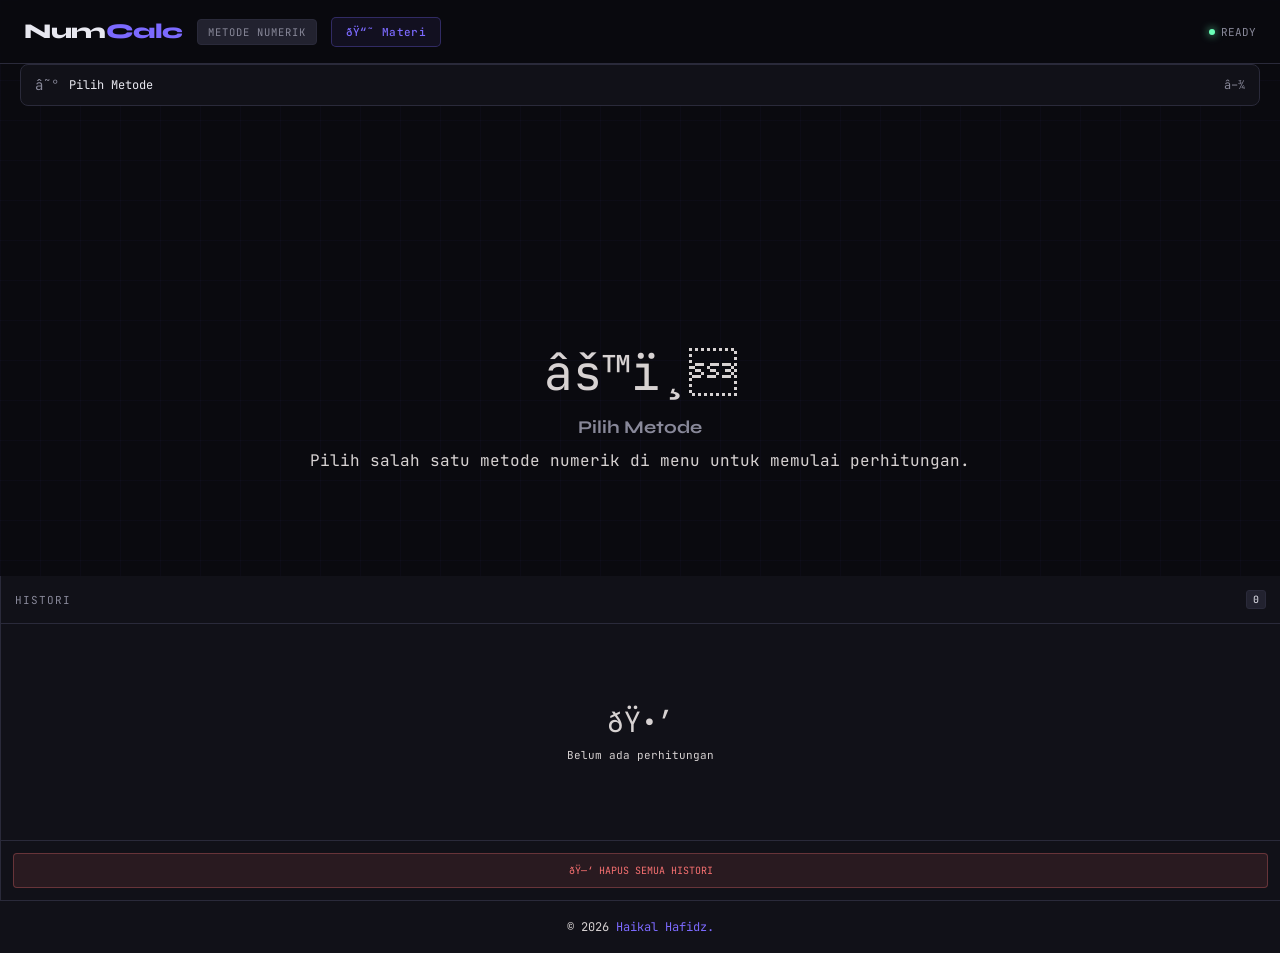
<file: kalkulator.html>
<!DOCTYPE html>
<html lang="id">

<head>
  <meta charset="UTF-8">
  <meta name="viewport"
    content="width=device-width, initial-scale=1.0, maximum-scale=1.0, user-scalable=yes, viewport-fit=cover">
  <meta name="theme-color" content="#0a0a0f">
  <title>NumCalc - Kalkulator Metode Numerik</title>
  <link
    href="https://fonts.googleapis.com/css2?family=JetBrains+Mono:wght@300;400;500;700&family=Syne:wght@400;600;800&display=swap"
    rel="stylesheet">
  <link rel="stylesheet" href="style.css?v=20260705">
</head>

<body>

  <div class="layout">
    <header>
      <div class="logo">Num<span>Calc</span></div>
      <div class="header-badge">METODE NUMERIK</div>
      <a href="index.html" class="header-back-link" title="Kembali ke Materi">ðŸ“˜ Materi</a>
      <div class="header-status">
        <div class="status-dot"></div>
        <span class="status-text">READY</span>
      </div>
      <button class="mobile-history-btn" id="mobileHistoryBtn" aria-label="Histori">ðŸ“‹</button>
    </header>

    <!-- ====== NAVIGATION MENU ====== -->
    <nav class="sidebar" id="sidebar" aria-label="Menu metode">
      <button class="nav-toggle" id="navToggle" type="button" aria-expanded="false" aria-controls="navMenu">
        <span class="nav-toggle-icon">â˜°</span>
        <span class="nav-toggle-label">Pilih Metode</span>
        <span class="nav-toggle-chevron" aria-hidden="true">â–¾</span>
      </button>

      <div class="nav-menu" id="navMenu" role="list">
        <li class="nav-group-label">Sistem Persamaan</li>
        <ul class="nav-list">
          <li class="nav-item">
            <a href="#panel-gauss-jordan" class="nav-link t-gj" data-method="gauss-jordan" role="button" tabindex="0">
              <span class="nav-icon">âŠž</span>
              <span class="nav-text">Gauss-Jordan</span>
            </a>
          </li>
          <li class="nav-item">
            <a href="#panel-invers" class="nav-link t-inv" data-method="invers" role="button" tabindex="0">
              <span class="nav-icon">Aâ»Â¹</span>
              <span class="nav-text">Invers Matriks</span>
            </a>
          </li>
        </ul>

        <li class="nav-group-label" style="margin-top:6px">Akar Persamaan</li>
        <ul class="nav-list">
          <li class="nav-item">
            <a href="#panel-regula-falsi" class="nav-link t-rf" data-method="regula-falsi" role="button" tabindex="0">
              <span class="nav-icon">âŸ¨xâŸ©</span>
              <span class="nav-text">Regula Falsi</span>
            </a>
          </li>
          <li class="nav-item">
            <a href="#panel-newton-raphson" class="nav-link t-nr" data-method="newton-raphson" role="button"
              tabindex="0">
              <span class="nav-icon">âˆ‚f</span>
              <span class="nav-text">Newton-Raphson</span>
            </a>
          </li>
        </ul>
        <li class="nav-group-label" style="margin-top:6px">Interpolasi &amp; Integrasi</li>
        <ul class="nav-list">
          <li class="nav-item">
            <a href="#panel-lagrange" class="nav-link t-lag" data-method="lagrange" role="button" tabindex="0">
              <span class="nav-icon">Pâ‚™</span>
              <span class="nav-text">Interpolasi Lagrange</span>
            </a>
          </li>
          <li class="nav-item">
            <a href="#panel-simpson" class="nav-link t-simp" data-method="simpson" role="button" tabindex="0">
              <span class="nav-icon">âˆ«</span>
              <span class="nav-text">Simpson 1/3</span>
            </a>
          </li>
        </ul>

        <li class="nav-group-label" style="margin-top:6px">Persamaan Diferensial</li>
        <ul class="nav-list">
          <li class="nav-item">
            <a href="#panel-euler" class="nav-link t-euler" data-method="euler" role="button" tabindex="0">
              <span class="nav-icon">dy</span>
              <span class="nav-text">Metode Euler</span>
            </a>
          </li>
        </ul>
      </div>
    </nav>

    <!-- ====== MAIN CONTENT ====== -->
    <main class="main" id="main-content">
      <div class="welcome" id="welcome-screen">
        <div class="welcome-icon">âš™ï¸</div>
        <h2>Pilih Metode</h2>
        <p>Pilih salah satu metode numerik di menu untuk memulai perhitungan.</p>
      </div>

      <!-- ===== GAUSS-JORDAN ===== -->
      <div id="panel-gauss-jordan" class="panel" style="display:none">
        <div class="panel-title">Gauss-Jordan <span class="tag t-gj">RREF</span></div>
        <div class="panel-desc">Selesaikan sistem persamaan linear Ax = b menggunakan eliminasi Gauss-Jordan (Reduced
          Row Echelon Form).</div>
        <div class="card">
          <div class="card-title">INPUT</div>
          <div class="input-grid cols-1">
            <div class="field">
              <label>Ukuran matriks nÃ—n (jumlah persamaan & variabel)</label>
              <input type="number" inputmode="decimal" autocomplete="off" id="gj-n" value="3" min="2" max="6" onchange="buildGJMatrix()">
            </div>
          </div>
          <div style="margin-top:16px">
            <div class="gj-matrix-layout">
              <!-- Kolom kiri: matriks koefisien A -->
              <div class="gj-matrix-section">
                <div class="gj-matrix-label">Matriks Koefisien [A]</div>
                <div class="matrix-container">
                  <div id="gj-matrix-A" class="matrix-grid"></div>
                </div>
              </div>
              <!-- Tanda sama dengan -->
              <div class="gj-eq-sign">=</div>
              <!-- Kolom kanan: vektor konstanta b -->
              <div class="gj-matrix-section">
                <div class="gj-matrix-label">Konstanta [b]</div>
                <div class="matrix-container">
                  <div id="gj-matrix-b" class="matrix-grid"></div>
                </div>
              </div>
            </div>
            <div class="hint" style="margin-top:8px">* Masukkan koefisien matriks A (kiri) dan konstanta b (kanan)
              secara terpisah</div>
          </div>
        </div>
        <div class="btn-row">
          <button class="btn btn-primary" onclick="solveGaussJordan()">â–¶ HITUNG</button>
          <button class="btn btn-secondary" onclick="buildGJMatrix()">â†º Reset</button>
        </div>
        <div class="err-msg" id="gj-err"></div>
        <div class="result-box" id="gj-result"></div>
      </div>

      <!-- ===== INVERS MATRIKS ===== -->
      <div id="panel-invers" class="panel" style="display:none">
        <div class="panel-title">Invers Matriks <span class="tag t-inv">Aâ»Â¹</span></div>
        <div class="panel-desc">Selesaikan sistem persamaan linear Ax = b menggunakan metode invers matriks: hitung
          Aâ»Â¹ lebih dulu (via [A | I] â†’ [I | Aâ»Â¹]), lalu x = Aâ»Â¹ Â· b.</div>
        <div class="card">
          <div class="card-title">INPUT</div>
          <div class="input-grid cols-1">
            <div class="field">
              <label>Jumlah persamaan & variabel (n)</label>
              <input type="number" inputmode="decimal" autocomplete="off" id="inv-n" value="3" min="1" max="5" onchange="buildInversMatrix()">
            </div>
          </div>
          <div style="margin-top:12px">
            <label style="font-size:10px;color:var(--text-dim)">Susunan persamaan: koefisien A Â· x = konstanta b</label>
            <div class="matrix-container">
              <div id="inv-matrix" class="matrix-grid"></div>
            </div>
            <div class="hint" style="margin-top:8px">* Kolom kiri (aâ‚, aâ‚‚, aâ‚ƒ, â€¦) = koefisien soal, kolom "x" = penanda
              variabel baris, kolom "b" = konstanta ruas kanan</div>
          </div>
        </div>
        <div class="btn-row">
          <button class="btn btn-primary" onclick="solveInvers()">â–¶ HITUNG</button>
          <button class="btn btn-secondary" onclick="buildInversMatrix()">â†º Reset</button>
        </div>
        <div class="err-msg" id="inv-err"></div>
        <div class="result-box" id="inv-result"></div>
      </div>

      <!-- ===== REGULA FALSI ===== -->
      <div id="panel-regula-falsi" class="panel" style="display:none">
        <div class="panel-title">Regula Falsi <span class="tag t-rf">ROOT FINDING</span></div>
        <div class="panel-desc">Cari akar persamaan f(x)=0 pada interval [a,b]. Metode posisi palsu â€” gabungan biseksi
          dan interpolasi linear.</div>
        <div class="card">
          <div class="card-title">INPUT</div>
          <div class="input-grid">
            <div class="field span-2">
              <label>F(X) = â€” gunakan: ^ untuk pangkat, sin/cos/tan/sqrt/log/exp, konstanta pi/e</label>
              <input type="text" id="rf-fx" placeholder="x^3 - x - 2" value="x^3 - x - 2">
            </div>
            <div class="field"><label>Batas Kiri (a)</label><input type="number" inputmode="decimal" autocomplete="off" id="rf-a" value="1" step="any"></div>
            <div class="field"><label>Batas Kanan (b)</label><input type="number" inputmode="decimal" autocomplete="off" id="rf-b" value="2" step="any"></div>
            <div class="field"><label>Iterasi maksimum (otomatis)</label>
              <div class="hint">Iterasi dihentikan berdasarkan jumlah iterasi sistem (tanpa input)</div>
            </div>
          </div>
        </div>
        <div class="btn-row">
          <button class="btn btn-primary" onclick="solveRegulaFalsi()">â–¶ HITUNG</button>
          <button class="btn btn-secondary" onclick="clearResult('rf')">â†º Clear</button>
        </div>
        <div class="err-msg" id="rf-err"></div>
        <div class="result-box" id="rf-result"></div>
      </div>

      <!-- ===== NEWTON-RAPHSON ===== -->
      <div id="panel-newton-raphson" class="panel" style="display:none">
        <div class="panel-title">Newton-Raphson <span class="tag t-nr">DERIVATIVE</span></div>
        <div class="panel-desc">Cari akar persamaan menggunakan metode iterasi turunan dengan konvergensi kuadratik.
          Rumus: xâ‚™â‚Šâ‚ = xâ‚™ âˆ’ f(xâ‚™)/fâ€²(xâ‚™)</div>
        <div class="card">
          <div class="card-title">INPUT</div>
          <div class="input-grid">
            <div class="field span-2">
              <label>f(x)</label>
              <input type="text" id="nr-fx" placeholder="x^3 - x - 2" value="x^3 - x - 2">
            </div>
            <div class="field span-2">
              <label>fâ€²(x) â€” turunan pertama f(x)</label>
              <input type="text" id="nr-dfx" placeholder="3x^2 - 1" value="3x^2 - 1">
            </div>
            <div class="field"><label>xâ‚€ (tebakan awal)</label><input type="number" inputmode="decimal" autocomplete="off" id="nr-x0" value="1.5" step="any">
            </div>
            <div class="field"><label>Toleransi (Îµ)</label><input type="number" inputmode="decimal" autocomplete="off" id="nr-tol" value="0.0001" step="any">
            </div>
            <div class="field"><label>Iterasi</label>
              <div
                style="padding:12px 14px;background:rgba(255,255,255,0.05);border-radius:8px;font-size:11px;line-height:1.5;">
                Iterasi dihentikan secara internal ketika f(xâ‚™) â‰ˆ 0 atau perubahan xâ‚™ menjadi sangat kecil. Tidak
                diperlukan input jumlah iterasi.</div>
            </div>
          </div>
        </div>
        <div class="btn-row">
          <button class="btn btn-primary" onclick="solveNewtonRaphson()">â–¶ HITUNG</button>
          <button class="btn btn-secondary" onclick="clearResult('nr')">â†º Clear</button>
        </div>
        <div class="err-msg" id="nr-err"></div>
        <div class="result-box" id="nr-result"></div>
      </div>

      <!-- ===== LAGRANGE ===== -->
      <div id="panel-lagrange" class="panel" style="display:none">
        <div class="panel-title">Interpolasi Lagrange <span class="tag t-lag">POLYNOMIAL</span></div>
        <div class="panel-desc">Hitung nilai interpolasi P(x) menggunakan polinom Lagrange dari sekumpulan titik data
          (xáµ¢, yáµ¢).</div>
        <div class="card">
          <div class="card-title">INPUT</div>
          <div class="input-grid">
            <div class="field">
              <label>Jumlah titik data (n)</label>
              <input type="number" inputmode="decimal" autocomplete="off" id="lag-n" value="3" min="2" max="10" onchange="buildLagrangePoints()">
              <div class="hint" style="margin-top:6px">Masukkan yáµ¢ langsung. Jika kosong, nilai yáµ¢ akan dihitung dari
                f(x).</div>
            </div>
            <div class="field span-2">
              <label>f(x) â€” digunakan untuk menghitung yáµ¢ (khusus n=3)</label>
              <input type="text" id="lag-fx" placeholder="x^2" value="x^2" step="any">
            </div>
            <div class="field">
              <label>x yang dicari (x taksir)</label>
              <input type="number" inputmode="decimal" autocomplete="off" id="lag-xt" value="2.5" step="any">
            </div>
          </div>
          <div style="margin-top:12px" id="lag-points-container"></div>
        </div>
        <div class="btn-row">
          <button class="btn btn-primary" onclick="solveLagrange()">â–¶ HITUNG</button>
          <button class="btn btn-secondary" onclick="buildLagrangePoints()">â†º Reset</button>
        </div>
        <div class="err-msg" id="lag-err"></div>
        <div class="result-box" id="lag-result"></div>
      </div>

      <!-- ===== SIMPSON 1/3 ===== -->
      <div id="panel-simpson" class="panel" style="display:none">
        <div class="panel-title">Simpson 1/3 <span class="tag t-simp">INTEGRATION</span></div>
        <div class="panel-desc">Hitung nilai integral âˆ«f(x)dx dari a ke b menggunakan aturan Simpson 1/3 komposit.
          Rumus: I = (h/3)[f(xâ‚€) + 4f(xâ‚) + 2f(xâ‚‚) + â€¦ + f(xâ‚™)]</div>
        <div class="card">
          <div class="card-title">INPUT</div>
          <div class="input-grid">
            <div class="field span-2">
              <label>f(x)</label>
              <input type="text" id="simp-fx" placeholder="x^2 + 2x + 1" value="x^2 + 2x + 1">
            </div>
            <div class="field"><label>a (batas bawah)</label><input type="number" inputmode="decimal" autocomplete="off" id="simp-a" value="0" step="any">
            </div>
            <div class="field"><label>b (batas atas)</label><input type="number" inputmode="decimal" autocomplete="off" id="simp-b" value="4" step="any"></div>
            <div class="field span-2">
              <label>n (jumlah subinterval â€” harus bilangan genap)</label>
              <input type="number" inputmode="decimal" autocomplete="off" id="simp-n" value="8" min="2" step="2">
              <div class="hint">* Jika n ganjil akan otomatis dinaikkan 1</div>
            </div>
          </div>
        </div>
        <div class="btn-row">
          <button class="btn btn-primary" onclick="solveSimpson()">â–¶ HITUNG</button>
          <button class="btn btn-secondary" onclick="clearResult('simp')">â†º Clear</button>
        </div>
        <div class="err-msg" id="simp-err"></div>
        <div class="result-box" id="simp-result"></div>
      </div>

      <!-- ===== METODE EULER ===== -->
      <div id="panel-euler" class="panel" style="display:none">
        <div class="panel-title">Metode Euler <span class="tag t-euler">ODE SOLVER</span></div>
        <div class="panel-desc">Selesaikan persamaan diferensial biasa yâ€² = f(x,y) secara numerik. Rumus: yâ‚™â‚Šâ‚ = yâ‚™ + h
          Â· f(xâ‚™, yâ‚™).</div>
        <div class="card">
          <div class="card-title">INPUT</div>
          <div class="input-grid">
            <div class="field span-2">
              <label>yâ€² = f(x, y) â€” fungsi turunan</label>
              <input type="text" id="eu-fxy" placeholder="x + y" value="x + y">
            </div>
            <div class="field"><label>xâ‚€ (nilai awal x)</label><input type="number" inputmode="decimal" autocomplete="off" id="eu-x0" value="0" step="any">
            </div>
            <div class="field"><label>yâ‚€ (nilai awal y)</label><input type="number" inputmode="decimal" autocomplete="off" id="eu-y0" value="1" step="any">
            </div>
            <div class="field"><label>h (ukuran langkah / step size)</label><input type="number" inputmode="decimal" autocomplete="off" id="eu-h" value="0.1"
                step="any"></div>
            <div class="field"><label>x akhir (xâ‚™ yang dituju)</label><input type="number" inputmode="decimal" autocomplete="off" id="eu-xn" value="1"
                step="any"></div>
          </div>
          <div class="hint" style="margin-top:8px">* Jumlah langkah dihitung otomatis: n = (xâ‚™ âˆ’ xâ‚€) / h</div>
        </div>
        <div class="btn-row">
          <button class="btn btn-primary" onclick="solveEuler()">â–¶ HITUNG</button>
          <button class="btn btn-secondary" onclick="clearResult('eu')">â†º Clear</button>
        </div>
        <div class="err-msg" id="eu-err"></div>
        <div class="result-box" id="eu-result"></div>
      </div>

    </main>

    <!-- HISTORY PANEL -->
    <aside class="history-panel" id="historyPanel">
      <div class="history-header">
        <div class="history-title">HISTORI</div>
        <span class="history-count" id="hist-count">0</span>
        <button class="close-history" id="closeHistory">Ã—</button>
      </div>
      <div class="history-list" id="history-list">
        <div class="history-empty">
          <span>ðŸ•’</span>
          Belum ada perhitungan
        </div>
      </div>
      <div style="padding:12px;border-top:1px solid var(--border)">
        <button class="btn btn-danger" style="width:100%;font-size:10px" onclick="clearHistory()">ðŸ—‘ HAPUS SEMUA
          HISTORI</button>
      </div>
    </aside>
  </div>

  <div class="mobile-overlay" id="mobileOverlay"></div>

  <footer class="portfolio-footer">
    <div class="container">
      <p>&copy; 2026 <a href="https://haikalhafidz.github.io/MyPortofolio/" target="_blank" rel="noopener">Haikal
          Hafidz. </a></p>
    </div>
  </footer>

  <script src="script.js?v=20260705"></script>
</body>

</html>
</file>
<file: style.css>
:root {
  --bg: #0a0a0f;
  --surface: #111118;
  --surface2: #1a1a24;
  --surface3: #22222f;
  --border: #2a2a3a;
  --accent: #7c6aff;
  --accent2: #ff6a9b;
  --accent3: #6affb8;
  --text: #e8e8f0;
  --text-dim: #888899;
  --text-faint: #d7d2d2;
  --success: #4ade80;
  --error: #f87171;
  --warn: #fbbf24;
}

* {
  margin: 0;
  padding: 0;
  box-sizing: border-box;
}

body {
  font-family: 'JetBrains Mono', monospace;
  background: var(--bg);
  color: var(--text);
  min-height: 100vh;
  overflow-x: hidden;
}

body::before {
  content: '';
  position: fixed;
  inset: 0;
  background-image:
    linear-gradient(rgba(124, 106, 255, 0.03) 1px, transparent 1px),
    linear-gradient(90deg, rgba(124, 106, 255, 0.03) 1px, transparent 1px);
  background-size: 40px 40px;
  pointer-events: none;
  z-index: 0;
}

/* ===== LAYOUT ===== */
.layout {
  display: grid;
  grid-template-columns: 1fr;
  grid-template-rows: auto 1fr;
  min-height: 100vh;
  position: relative;
  z-index: 1;
}

/* ===== HEADER ===== */
header {
  grid-column: 1 / -1;
  display: flex;
  align-items: center;
  min-height: 64px;
  padding: 12px 24px;
  border-bottom: 1px solid var(--border);
  background: rgba(10, 10, 15, 0.95);
  backdrop-filter: blur(10px);
  gap: 14px;
}

.mobile-history-btn {
  display: none;
  background: var(--surface3);
  border: 1px solid var(--border);
  color: var(--text);
  font-size: 20px;
  padding: 9px 14px;
  border-radius: 6px;
  cursor: pointer;
  margin-left: auto;
}

.logo {
  font-family: 'Syne', sans-serif;
  font-weight: 800;
  font-size: 21px;
  letter-spacing: -0.5px;
}

.logo span {
  color: var(--accent);
}

.header-badge {
  font-size: 10.5px;
  background: var(--surface3);
  border: 1px solid var(--border);
  padding: 5px 10px;
  border-radius: 4px;
  color: var(--text-dim);
  letter-spacing: 1px;
}

.header-back-link {
  font-size: 11px;
  font-weight: 500;
  background: rgba(124, 106, 255, 0.08);
  border: 1px solid rgba(124, 106, 255, 0.3);
  padding: 7px 14px;
  border-radius: 5px;
  color: var(--accent);
  text-decoration: none;
  letter-spacing: 0.3px;
  transition: all 0.15s;
  white-space: nowrap;
}

.header-back-link:hover {
  background: rgba(124, 106, 255, 0.16);
}

.header-status {
  margin-left: auto;
  display: flex;
  align-items: center;
  gap: 6px;
  font-size: 11px;
  color: var(--text-dim);
}

.status-dot {
  width: 6px;
  height: 6px;
  border-radius: 50%;
  background: var(--accent3);
  box-shadow: 0 0 8px var(--accent3);
  animation: pulse 2s infinite;
}

@keyframes pulse {

  0%,
  100% {
    opacity: 1
  }

  50% {
    opacity: 0.4
  }
}

/* ===== SIDEBAR / NAV ===== */
.sidebar {
  background: transparent;
  padding: 0;
  grid-column: 1;
  margin: 0 20px;
}

/* Toggle button */
.nav-toggle {
  width: 100%;
  display: flex;
  align-items: center;
  gap: 10px;
  background: var(--surface);
  border: 1px solid var(--border);
  color: var(--text);
  padding: 11px 14px;
  border-radius: 8px;
  cursor: pointer;
  font-size: 12px;
  font-family: 'JetBrains Mono', monospace;
  transition: border-color 0.15s;
  touch-action: manipulation;
}

.nav-toggle:hover {
  border-color: var(--accent);
}

.nav-toggle-icon {
  font-size: 14px;
  color: var(--text-dim);
}

.nav-toggle-label {
  flex: 1;
  text-align: left;
}

.nav-toggle-chevron {
  color: var(--text-dim);
  font-size: 12px;
  transition: transform 0.22s ease;
  margin-left: auto;
}

.sidebar.nav-open .nav-toggle-chevron {
  transform: rotate(180deg);
}

/* Nav menu (collapsed by default) */
.nav-menu {
  margin-top: 8px;
  background: var(--surface);
  border: 1px solid var(--border);
  border-radius: 10px;
  overflow: hidden;
  max-height: 0;
  opacity: 0;
  transform: translateY(-6px);
  transition: max-height 0.28s ease, opacity 0.2s ease, transform 0.25s ease;
  pointer-events: none;
  list-style: none;
  padding: 0;
}

.sidebar.nav-open .nav-menu {
  max-height: 600px;
  opacity: 1;
  transform: translateY(0);
  pointer-events: auto;
}

/* Group labels */
.nav-group-label {
  display: block;
  padding: 10px 16px 3px;
  font-size: 9px;
  letter-spacing: 2px;
  color: var(--text-faint);
  text-transform: uppercase;
  list-style: none;
}

/* Nav list */
.nav-list {
  list-style: none;
  padding: 0;
  margin: 0;
}

/* Nav item */
.nav-item {
  list-style: none;
}

/* Nav link */
.nav-link {
  display: flex;
  align-items: center;
  gap: 10px;
  padding: 10px 16px;
  min-height: 42px;
  cursor: pointer;
  text-decoration: none;
  border-left: 2px solid transparent;
  font-size: 11px;
  color: var(--text-dim);
  transition: all 0.15s;
  -webkit-tap-highlight-color: transparent;
  touch-action: manipulation;
}

.nav-link:hover {
  background: var(--surface2);
  color: var(--text);
  border-left-color: var(--accent);
}

.nav-link.active {
  background: rgba(124, 106, 255, 0.08);
  color: var(--accent);
  border-left-color: var(--accent);
}

/* Nav icon badge */
.nav-icon {
  width: 28px;
  height: 28px;
  border-radius: 6px;
  display: flex;
  align-items: center;
  justify-content: center;
  font-size: 13px;
  background: var(--surface3);
  flex-shrink: 0;
  color: var(--text-dim);
}

.nav-link.active .nav-icon,
.nav-link:hover .nav-icon {
  color: var(--accent);
}

/* Accent colors per method */
.nav-link.t-gj:hover,
.nav-link.t-gj.active {
  border-left-color: var(--accent);
}

.nav-link.t-inv:hover,
.nav-link.t-inv.active {
  border-left-color: #ff6a9b;
}

.nav-link.t-rf:hover,
.nav-link.t-rf.active {
  border-left-color: #fbbf24;
}

.nav-link.t-nr:hover,
.nav-link.t-nr.active {
  border-left-color: #6affb8;
}

.nav-link.t-lag:hover,
.nav-link.t-lag.active {
  border-left-color: #38bdf8;
}

.nav-link.t-simp:hover,
.nav-link.t-simp.active {
  border-left-color: #fb923c;
}

.nav-link.t-euler:hover,
.nav-link.t-euler.active {
  border-left-color: #a78bfa;
}

/* ===== MAIN CONTENT ===== */
.main {
  padding: 20px;
  display: flex;
  flex-direction: column;
  gap: 20px;
}

.panel {
  display: contents;
}

.panel-title {
  font-family: 'Syne', sans-serif;
  font-size: 18px;
  font-weight: 800;
  display: flex;
  flex-wrap: wrap;
  align-items: center;
  gap: 10px;
}

.panel-title .tag {
  font-size: 9px;
  background: rgba(124, 106, 255, 0.1);
  border: 1px solid rgba(124, 106, 255, 0.3);
  color: var(--accent);
  padding: 3px 8px;
  border-radius: 3px;
  letter-spacing: 0.5px;
}

.panel-desc {
  font-size: 12px;
  color: var(--text-dim);
  line-height: 1.6;
  margin-top: 4px;
}

/* ===== TAG COLORS ===== */
.tag.t-gj {
  background: rgba(124, 106, 255, 0.1);
  border-color: rgba(124, 106, 255, 0.35);
  color: var(--accent);
}

.tag.t-inv {
  background: rgba(255, 106, 155, 0.1);
  border-color: rgba(255, 106, 155, 0.35);
  color: #ff6a9b;
}

.tag.t-rf {
  background: rgba(251, 191, 36, 0.1);
  border-color: rgba(251, 191, 36, 0.35);
  color: #fbbf24;
}

.tag.t-nr {
  background: rgba(106, 255, 184, 0.1);
  border-color: rgba(106, 255, 184, 0.35);
  color: var(--accent3);
}

.tag.t-lag {
  background: rgba(56, 189, 248, 0.1);
  border-color: rgba(56, 189, 248, 0.35);
  color: #38bdf8;
}

.tag.t-simp {
  background: rgba(251, 146, 60, 0.1);
  border-color: rgba(251, 146, 60, 0.35);
  color: #fb923c;
}

.tag.t-euler {
  background: rgba(167, 139, 250, 0.1);
  border-color: rgba(167, 139, 250, 0.35);
  color: #a78bfa;
}

/* ===== CARD ===== */
.card {
  background: var(--surface);
  border: 1px solid var(--border);
  border-radius: 8px;
  padding: 16px;
}

.card-title {
  font-size: 10px;
  letter-spacing: 2px;
  text-transform: uppercase;
  color: var(--text-faint);
  margin-bottom: 14px;
}

/* ===== INPUT GRID ===== */
.input-grid {
  display: grid;
  grid-template-columns: 1fr 1fr;
  gap: 12px;
}

.input-grid.cols-1 {
  grid-template-columns: 1fr;
}

.field {
  display: flex;
  flex-direction: column;
  gap: 6px;
}

.field.span-2 {
  grid-column: span 2;
}

label {
  font-size: 11px;
  color: var(--text-dim);
  letter-spacing: 0.3px;
}

input,
textarea {
  background: var(--surface2);
  border: 1px solid var(--border);
  color: var(--text);
  font-family: 'JetBrains Mono', monospace;
  font-size: 12px;
  padding: 8px 12px;
  border-radius: 4px;
  outline: none;
  width: 100%;
}

input:focus,
textarea:focus {
  border-color: var(--accent);
  box-shadow: 0 0 0 2px rgba(124, 106, 255, 0.1);
}

.hint {
  font-size: 10px;
  color: var(--text-faint);
}

/* ===== GAUSS-JORDAN MATRIX LAYOUT ===== */
.gj-matrix-layout {
  display: flex;
  align-items: flex-start;
  gap: 16px;
  flex-wrap: wrap;
}

.gj-matrix-section {
  display: flex;
  flex-direction: column;
  gap: 8px;
}

.gj-matrix-label {
  font-size: 9px;
  letter-spacing: 1.5px;
  text-transform: uppercase;
  color: var(--text-faint);
}

.gj-eq-sign {
  font-size: 24px;
  color: var(--text-dim);
  padding-top: 32px;
  flex-shrink: 0;
}

/* ===== MATRIX ===== */
.matrix-container {
  overflow-x: auto;
}

.matrix-grid {
  display: inline-grid;
  gap: 5px;
  margin-top: 6px;
}

.matrix-cell {
  width: 54px;
  text-align: center;
  padding: 6px 4px;
}

.matrix-header-cell {
  text-align: center;
  font-size: 9px;
  color: var(--text-faint);
  padding: 2px 4px;
  letter-spacing: 0.5px;
}

/* b-vector untuk GJ: kolom sempit */
.gj-b-grid {
  display: inline-grid;
  gap: 5px;
  margin-top: 6px;
}

.gj-b-grid .matrix-cell {
  width: 54px;
}

/* ===== BUTTONS ===== */
.btn-row {
  display: flex;
  gap: 10px;
  flex-wrap: wrap;
}

.btn {
  font-family: 'JetBrains Mono', monospace;
  font-size: 11px;
  padding: 10px 18px;
  border-radius: 4px;
  border: none;
  cursor: pointer;
  transition: all 0.15s;
}

.btn-primary {
  background: var(--accent);
  color: #fff;
}

.btn-primary:hover {
  background: #9080ff;
}

.btn-secondary {
  background: var(--surface3);
  color: var(--text);
  border: 1px solid var(--border);
}

.btn-secondary:hover {
  border-color: var(--accent);
  color: var(--accent);
}

.btn-danger {
  background: rgba(248, 113, 113, 0.1);
  color: var(--error);
  border: 1px solid rgba(248, 113, 113, 0.3);
}

/* ===== RESULT BOX ===== */
.result-box {
  background: var(--surface2);
  border: 1px solid var(--border);
  border-radius: 6px;
  padding: 16px;
  font-size: 13px;
  line-height: 1.8;
  display: none;
  overflow-x: auto;
}

.result-box.show {
  display: block;
}

.result-header {
  font-size: 10px;
  letter-spacing: 2px;
  text-transform: uppercase;
  color: var(--accent3);
  margin-bottom: 12px;
}

.result-value {
  font-size: 18px;
  font-weight: 700;
  color: var(--accent);
  margin: 8px 0;
}

.result-table {
  width: 100%;
  border-collapse: collapse;
  font-size: 12px;
  margin-top: 8px;
}

.result-table th {
  background: var(--surface3);
  padding: 7px 10px;
  text-align: left;
  color: var(--text);
  font-size: 10px;
  letter-spacing: 0.5px;
  white-space: nowrap;
}

.result-table td {
  padding: 6px 10px;
  border-bottom: 1px solid var(--border);
  color: var(--text-dim);
}

.result-table tr:last-child td {
  border-bottom: none;
}

.step-item {
  display: flex;
  gap: 12px;
  padding: 6px 0;
  border-bottom: 1px solid var(--border);
  font-size: 12px;
}

.step-num {
  color: var(--accent);
  min-width: 24px;
}

/* ===== ERROR MESSAGE ===== */
.err-msg {
  color: var(--error);
  font-size: 11px;
  padding: 8px 12px;
  background: rgba(248, 113, 113, 0.08);
  border-radius: 4px;
  display: none;
  margin-top: 4px;
}

.err-msg.show {
  display: block;
}

/* ===== WELCOME ===== */
.welcome {
  display: flex;
  flex-direction: column;
  align-items: center;
  justify-content: center;
  min-height: 300px;
  gap: 12px;
  color: var(--text-faint);
  text-align: center;
}

.welcome-icon {
  font-size: 48px;
}

.welcome h2 {
  font-family: 'Syne', sans-serif;
  font-size: 18px;
  color: var(--text-dim);
}

/* ===== HISTORY PANEL ===== */
.history-panel {
  border-left: 1px solid var(--border);
  background: var(--surface);
  display: flex;
  flex-direction: column;
  position: relative;
  z-index: 1001;
  pointer-events: auto;
}

.history-header {
  padding: 14px;
  border-bottom: 1px solid var(--border);
  display: flex;
  align-items: center;
  gap: 8px;
}

.history-title {
  font-size: 11px;
  letter-spacing: 1px;
  text-transform: uppercase;
  color: var(--text-dim);
  flex: 1;
}

.history-count {
  font-size: 10px;
  background: var(--surface3);
  border: 1px solid var(--border);
  padding: 2px 6px;
  border-radius: 3px;
}

.close-history {
  display: none;
  background: none;
  border: none;
  color: var(--text-faint);
  font-size: 20px;
  cursor: pointer;
}

.history-list {
  flex: 1;
  overflow-y: auto;
  padding: 8px;
}

.history-item {
  background: var(--surface2);
  border: 1px solid var(--border);
  border-radius: 6px;
  padding: 10px 12px;
  margin-bottom: 8px;
  position: relative;
}

.history-method {
  font-size: 10px;
  color: var(--accent);
  margin-bottom: 4px;
}

.history-result {
  font-size: 12px;
  font-weight: 500;
  color: var(--text);
}

.history-time {
  font-size: 9px;
  color: var(--text-faint);
  margin-top: 4px;
}

.history-del {
  position: absolute;
  top: 6px;
  right: 8px;
  background: none;
  border: none;
  color: var(--text-faint);
  cursor: pointer;
  font-size: 14px;
  z-index: 3;
  pointer-events: auto;
}

.history-del:hover {
  color: var(--error);
}

.history-empty {
  display: flex;
  flex-direction: column;
  align-items: center;
  justify-content: center;
  height: 200px;
  color: var(--text-faint);
  font-size: 11px;
  gap: 8px;
}

.history-empty span {
  font-size: 28px;
}

/* ===== MOBILE OVERLAY ===== */
.mobile-overlay {
  position: fixed;
  top: 0;
  left: 0;
  right: 0;
  bottom: 0;
  background: rgba(0, 0, 0, 0.7);
  z-index: 998;
  display: none;
}

.mobile-overlay.active {
  display: block;
}

footer.portfolio-footer {
  text-align: center;
  padding: 18px 0;
  font-size: 12px;
  color: var(--text-faint);
  border-top: 1px solid var(--border);
  background: var(--surface);
}

footer.portfolio-footer .container {
  display: flex;
  flex-wrap: wrap;
  justify-content: center;
  gap: 10px;
  align-items: center;
  padding: 0 16px;
}

footer.portfolio-footer p {
  margin: 0;
  color: var(--text-faint);
}

footer.portfolio-footer p a {
  color: var(--accent);
  text-decoration: none;
}

footer.portfolio-footer p a:hover {
  text-decoration: underline;
}

/* ===== SCROLLBAR ===== */
::-webkit-scrollbar {
  width: 4px;
}

::-webkit-scrollbar-track {
  background: transparent;
}

::-webkit-scrollbar-thumb {
  background: var(--border);
  border-radius: 2px;
}

::-webkit-scrollbar-thumb:hover {
  background: var(--accent);
}

/* ============================================================
   RESPONSIVE — TABLET ≤ 900px
   ============================================================ */
@media (max-width: 900px) {
  .layout {
    grid-template-columns: 1fr;
  }

  .sidebar {
    margin: 0 12px;
  }

  .history-panel {
    position: fixed;
    right: -320px;
    top: 0;
    width: min(300px, 86vw);
    height: 100vh;
    height: 100dvh;
    z-index: 1000;
    transition: right 0.3s ease;
    box-shadow: -2px 0 10px rgba(0, 0, 0, 0.5);
  }

  .history-panel.open {
    right: 0;
  }

  .close-history {
    display: block;
  }

  .mobile-history-btn {
    display: block;
  }

  .header-badge {
    display: none;
  }

  .status-text {
    display: none;
  }

  .main {
    padding: 16px;
  }

  .panel-title {
    font-size: 16px;
  }

  .input-grid {
    grid-template-columns: 1fr;
  }

  .field.span-2 {
    grid-column: span 1;
  }

  .gj-matrix-layout {
    flex-direction: column;
    gap: 12px;
  }

  .gj-eq-sign {
    display: none;
  }
}

@media (max-width: 900px) and (min-width: 600px) {
  .input-grid {
    grid-template-columns: 1fr 1fr;
  }

  .field.span-2 {
    grid-column: span 2;
  }

  .main {
    padding: 24px;
  }
}

@media (max-width: 480px) {
  header {
    padding: 0 12px;
    gap: 8px;
  }

  .logo {
    font-size: 16px;
  }

  .btn {
    padding: 8px 14px;
    font-size: 10px;
  }

  .result-table {
    font-size: 11px;
  }

  .result-table th,
  .result-table td {
    padding: 5px 8px;
  }


  .btn-row {
    gap: 8px;
  }

  .btn-row .btn {
    flex: 1 1 auto;
  }

  .matrix-cell {
    width: 44px;
    font-size: 10px;
    padding: 4px 2px;
  }
}

@media (max-width: 360px) {
  .logo {
    font-size: 14px;
  }

  .header-status {
    display: none;
  }

  .panel-title {
    font-size: 14px;
  }

  .matrix-cell {
    width: 38px;
    font-size: 9px;
  }
}
</file>
<file: materi.css>
body.materi-page {
  overflow-x: hidden;
  overflow-y: auto;
}

/* ===== TOP NAVBAR ===== */
.materi-nav {
  position: sticky;
  top: 0;
  z-index: 100;
  display: flex;
  align-items: center;
  gap: 16px;
  padding: 0 24px;
  height: 60px;
  background: rgba(10, 10, 15, 0.85);
  backdrop-filter: blur(14px);
  border-bottom: 1px solid var(--border);
}

.materi-nav .logo {
  font-family: 'Syne', sans-serif;
  font-weight: 800;
  font-size: 18px;
  letter-spacing: -0.5px;
}

.materi-nav .logo span {
  color: var(--accent);
}

.materi-nav-links {
  display: flex;
  gap: 4px;
  margin-left: 24px;
}

.materi-nav-links a {
  font-size: 11px;
  color: var(--text-dim);
  text-decoration: none;
  padding: 8px 12px;
  border-radius: 5px;
  letter-spacing: 0.3px;
  transition: all 0.15s;
}

.materi-nav-links a:hover {
  color: var(--text);
  background: var(--surface2);
}

.materi-nav-cta {
  margin-left: auto;
  display: flex;
  align-items: center;
  gap: 10px;
}

.toc-toggle-btn {
  display: none;
  background: var(--surface3);
  border: 1px solid var(--border);
  color: var(--text);
  font-size: 16px;
  padding: 8px 12px;
  border-radius: 6px;
  cursor: pointer;
}

.btn-kalkulator {
  font-family: 'JetBrains Mono', monospace;
  font-size: 11px;
  font-weight: 500;
  letter-spacing: 0.3px;
  color: #08080d;
  background: linear-gradient(135deg, var(--accent3), var(--accent));
  border: none;
  padding: 10px 18px;
  border-radius: 6px;
  cursor: pointer;
  text-decoration: none;
  display: inline-flex;
  align-items: center;
  gap: 8px;
  transition: transform 0.15s, box-shadow 0.15s;
  white-space: nowrap;
}

.btn-kalkulator:hover {
  transform: translateY(-1px);
  box-shadow: 0 6px 20px rgba(124, 106, 255, 0.35);
}

.btn-kalkulator .arrow {
  transition: transform 0.15s;
}

.btn-kalkulator:hover .arrow {
  transform: translateX(3px);
}

/* ===== SHELL: TOC sidebar + content ===== */
.materi-shell {
  display: grid;
  grid-template-columns: 240px 1fr;
  align-items: start;
}

.toc {
  position: sticky;
  top: 60px;
  height: calc(100vh - 60px);
  height: calc(100dvh - 60px);
  overflow-y: auto;
  border-right: 1px solid var(--border);
  background: var(--surface);
  padding: 18px 0;
}

.toc-section {
  padding: 10px 18px 4px;
  font-size: 9px;
  letter-spacing: 2px;
  color: var(--text-faint);
  text-transform: uppercase;
}

.toc a {
  display: flex;
  align-items: center;
  gap: 10px;
  padding: 7px 18px;
  font-size: 11px;
  color: var(--text-dim);
  text-decoration: none;
  border-left: 2px solid transparent;
  transition: all 0.15s;
}

.toc a:hover {
  color: var(--text);
  background: var(--surface2);
  border-left-color: var(--accent);
}

.toc a.active {
  color: var(--accent);
  border-left-color: var(--accent);
  background: rgba(124, 106, 255, 0.06);
}

.toc-num {
  font-size: 9px;
  color: var(--text-faint);
  width: 22px;
  flex-shrink: 0;
}

.materi-content {
  min-width: 0;
  padding: 0 0 80px;
}

/* ===== HERO ===== */
.hero {
  position: relative;
  padding: 64px 48px 48px;
  border-bottom: 1px solid var(--border);
  overflow: hidden;
}

.hero::after {
  content: '';
  position: absolute;
  top: -120px;
  right: -120px;
  width: 360px;
  height: 360px;
  background: radial-gradient(circle, rgba(124, 106, 255, 0.18), transparent 70%);
  pointer-events: none;
}

.hero-eyebrow {
  display: inline-flex;
  align-items: center;
  gap: 8px;
  font-size: 10px;
  letter-spacing: 2px;
  color: var(--accent3);
  text-transform: uppercase;
  background: rgba(106, 255, 184, 0.08);
  border: 1px solid rgba(106, 255, 184, 0.25);
  padding: 5px 12px;
  border-radius: 20px;
  margin-bottom: 20px;
}

.hero h1 {
  font-family: 'Syne', sans-serif;
  font-weight: 800;
  font-size: clamp(28px, 4.2vw, 46px);
  line-height: 1.12;
  letter-spacing: -1px;
  max-width: 780px;
}

.hero h1 .hl {
  color: var(--accent);
}

.hero-sub {
  margin-top: 18px;
  font-size: 14px;
  line-height: 1.8;
  color: var(--text-dim);
  max-width: 640px;
}

.hero-actions {
  margin-top: 28px;
  display: flex;
  gap: 12px;
  flex-wrap: wrap;
}

.hero-btn-primary,
.hero-btn-secondary {
  font-family: 'JetBrains Mono', monospace;
  font-size: 11px;
  padding: 11px 20px;
  border-radius: 6px;
  cursor: pointer;
  text-decoration: none;
  display: inline-flex;
  align-items: center;
  gap: 8px;
  transition: all 0.15s;
}

.hero-btn-primary {
  background: var(--accent);
  color: #fff;
  border: 1px solid var(--accent);
}

.hero-btn-primary:hover {
  background: #9080ff;
}

.hero-btn-secondary {
  background: transparent;
  color: var(--text-dim);
  border: 1px solid var(--border);
}

.hero-btn-secondary:hover {
  color: var(--text);
  border-color: var(--accent);
}

/* ===== BRANCH DIAGRAM (signature element) ===== */
.branch-diagram {
  margin-top: 44px;
  background: var(--surface);
  border: 1px solid var(--border);
  border-radius: 10px;
  padding: 24px;
  overflow-x: auto;
}

.branch-diagram svg {
  display: block;
  min-width: 720px;
  width: 100%;
  height: auto;
}

/* Clickable leaf nodes in the branch diagram */
.branch-diagram svg a.branch-node {
  cursor: pointer;
}

.branch-diagram svg a.branch-node rect {
  transition: fill 0.15s, stroke 0.15s, transform 0.15s;
  transform-box: fill-box;
  transform-origin: center;
}

.branch-diagram svg a.branch-node text {
  transition: fill 0.15s;
}

.branch-diagram svg a.branch-node:hover rect {
  fill: rgba(124, 106, 255, 0.14);
  stroke: var(--accent);
  transform: translateY(-2px);
}

.branch-diagram svg a.branch-node:hover text {
  fill: #e8e8f0;
}

.branch-diagram svg a.branch-node:focus rect {
  stroke: var(--accent);
  outline: none;
}

/* ===== SECTIONS ===== */
.section {
  padding: 56px 48px;
  border-bottom: 1px solid var(--border);
  scroll-margin-top: 72px;
}

.section:last-child {
  border-bottom: none;
}

.section-head {
  display: flex;
  align-items: baseline;
  gap: 14px;
  margin-bottom: 8px;
  flex-wrap: wrap;
}

.section-eq {
  font-family: 'JetBrains Mono', monospace;
  font-size: 11px;
  color: var(--text-faint);
  letter-spacing: 1px;
}

.section h2 {
  font-family: 'Syne', sans-serif;
  font-weight: 800;
  font-size: 24px;
  letter-spacing: -0.5px;
}

.section .tag {
  font-size: 9px;
  background: rgba(124, 106, 255, 0.1);
  border: 1px solid rgba(124, 106, 255, 0.3);
  color: var(--accent);
  padding: 3px 9px;
  border-radius: 3px;
  letter-spacing: 0.5px;
}

.section-intro {
  font-size: 13px;
  color: var(--text-dim);
  line-height: 1.85;
  max-width: 760px;
  margin-top: 10px;
}

/* Two-column layout for theory sections */
.theory-grid {
  margin-top: 28px;
  display: grid;
  grid-template-columns: 1fr 1fr;
  gap: 16px;
}

.theory-grid.single {
  grid-template-columns: 1fr;
}

.formula-card {
  background: var(--surface);
  border: 1px solid var(--border);
  border-radius: 8px;
  padding: 18px 20px;
}

.formula-card-label {
  font-size: 9px;
  letter-spacing: 2px;
  text-transform: uppercase;
  color: var(--text-faint);
  margin-bottom: 12px;
  display: flex;
  justify-content: space-between;
}

.formula-main {
  font-size: 15px;
  color: var(--accent3);
  padding: 10px 0;
  overflow-x: auto;
}

.formula-note {
  font-size: 11.5px;
  color: var(--text-dim);
  line-height: 1.7;
  margin-top: 6px;
}

/* Process steps */
.step-list {
  margin-top: 10px;
  display: flex;
  flex-direction: column;
}

.step-row {
  display: flex;
  gap: 14px;
  padding: 12px 0;
  border-bottom: 1px solid var(--border);
}

.step-row:last-child {
  border-bottom: none;
}

.step-tag {
  flex-shrink: 0;
  width: 26px;
  height: 26px;
  border-radius: 6px;
  background: var(--surface3);
  color: var(--accent);
  font-size: 11px;
  font-weight: 700;
  display: flex;
  align-items: center;
  justify-content: center;
}

.step-body {
  font-size: 12px;
  color: var(--text-dim);
  line-height: 1.7;
  padding-top: 3px;
}

.step-body b {
  color: var(--text);
  font-weight: 500;
}

/* Pros / cons */
.pc-grid {
  margin-top: 16px;
  display: grid;
  grid-template-columns: 1fr 1fr;
  gap: 14px;
}

.pc-box {
  border-radius: 8px;
  padding: 14px 16px;
  font-size: 11.5px;
  line-height: 1.7;
}

.pc-box.good {
  background: rgba(74, 222, 128, 0.06);
  border: 1px solid rgba(74, 222, 128, 0.25);
  color: #b8f5cd;
}

.pc-box.bad {
  background: rgba(248, 113, 113, 0.06);
  border: 1px solid rgba(248, 113, 113, 0.25);
  color: #f7c0c0;
}

.pc-box .pc-label {
  font-size: 9px;
  letter-spacing: 1.5px;
  text-transform: uppercase;
  margin-bottom: 6px;
  opacity: 0.85;
}

/* Method index cards (grid of all methods at a glance) */
.method-overview {
  margin-top: 24px;
  display: grid;
  grid-template-columns: repeat(3, 1fr);
  gap: 14px;
}

.method-card {
  background: var(--surface);
  border: 1px solid var(--border);
  border-radius: 8px;
  padding: 16px;
  text-decoration: none;
  color: var(--text);
  transition: all 0.15s;
  display: flex;
  flex-direction: column;
  gap: 8px;
}

.method-card:hover {
  border-color: var(--accent);
  transform: translateY(-2px);
}

.method-card .mc-icon {
  width: 32px;
  height: 32px;
  border-radius: 7px;
  background: var(--surface3);
  display: flex;
  align-items: center;
  justify-content: center;
  font-size: 14px;
  color: var(--accent);
}

.method-card .mc-name {
  font-family: 'Syne', sans-serif;
  font-weight: 600;
  font-size: 13px;
}

.method-card .mc-desc {
  font-size: 10.5px;
  color: var(--text-dim);
  line-height: 1.6;
}

.method-card .mc-meta {
  margin-top: auto;
  font-size: 9px;
  color: var(--text-faint);
  letter-spacing: 0.5px;
  padding-top: 6px;
  border-top: 1px solid var(--border);
}

/* Error table */
.table-scroll {
  margin-top: 24px;
  overflow-x: auto;
}

.galat-table {
  margin-top: 0;
  width: 100%;
  min-width: 560px;
  border-collapse: collapse;
  font-size: 11.5px;
}

.galat-table th {
  text-align: left;
  background: var(--surface3);
  color: var(--text-dim);
  padding: 10px 14px;
  font-size: 10px;
  letter-spacing: 0.5px;
  text-transform: uppercase;
}

.galat-table td {
  padding: 10px 14px;
  border-bottom: 1px solid var(--border);
  color: var(--text-dim);
}

.galat-table td:first-child {
  color: var(--text);
  font-weight: 500;
}

.galat-table tr:last-child td {
  border-bottom: none;
}

/* Example box */
.example-box {
  margin-top: 16px;
  background: var(--surface2);
  border: 1px dashed var(--border);
  border-radius: 8px;
  padding: 14px 18px;
  font-size: 11.5px;
  color: var(--text-dim);
  line-height: 1.8;
}

.example-box .ex-label {
  font-size: 9px;
  letter-spacing: 1.5px;
  text-transform: uppercase;
  color: var(--accent3);
  margin-bottom: 8px;
}

/* End CTA */
.cta-end {
  margin: 0 48px 64px;
  background: linear-gradient(135deg, rgba(124, 106, 255, 0.1), rgba(106, 255, 184, 0.05));
  border: 1px solid var(--border);
  border-radius: 12px;
  padding: 40px;
  text-align: center;
}

.cta-end h3 {
  font-family: 'Syne', sans-serif;
  font-size: 22px;
  font-weight: 800;
}

.cta-end p {
  margin-top: 8px;
  font-size: 12.5px;
  color: var(--text-dim);
}

.cta-end .hero-btn-primary {
  margin-top: 20px;
}

footer.materi-footer,
footer.portfolio-footer {
  text-align: center;
  padding: 24px 0;
  font-size: 12px;
  color: var(--text-faint);
  border-top: 1px solid var(--border);
}

footer.portfolio-footer .container {
  display: flex;
  flex-wrap: wrap;
  align-items: center;
  justify-content: center;
  gap: 14px;
  max-width: 1100px;
  margin: 0 auto;
  padding: 0 24px;
}

footer.portfolio-footer p {
  margin: 0;
  font-size: 12px;
  color: var(--text-faint);
}

footer.portfolio-footer p a {
  color: var(--accent);
  text-decoration: none;
}

footer.portfolio-footer p a:hover {
  text-decoration: underline;
}

footer.portfolio-footer .social-links {
  display: flex;
  flex-wrap: wrap;
  gap: 10px;
  justify-content: center;
}

footer.portfolio-footer .social-links a {
  display: inline-flex;
  align-items: center;
  justify-content: center;
  padding: 8px 12px;
  border-radius: 999px;
  background: rgba(255, 255, 255, 0.05);
  color: var(--text-dim);
  font-size: 11px;
  text-decoration: none;
  transition: background 0.2s, color 0.2s;
}

footer.portfolio-footer .social-links a:hover {
  background: rgba(124, 106, 255, 0.15);
  color: var(--accent);
}

/* ===== MOBILE ===== */
@media (max-width: 1100px) {
  .method-overview {
    grid-template-columns: repeat(2, 1fr);
  }
}

@media (max-width: 900px) {
  .materi-shell {
    grid-template-columns: 1fr;
  }

  .toc {
    position: fixed;
    left: -260px;
    top: 60px;
    width: min(260px, 80vw);
    height: calc(100vh - 60px);
    height: calc(100dvh - 60px);
    z-index: 999;
    transition: left 0.25s ease;
    box-shadow: 2px 0 14px rgba(0, 0, 0, 0.5);
  }

  .toc.open {
    left: 0;
  }

  .toc-toggle-btn {
    display: block;
  }

  .materi-nav-links {
    display: none;
  }

  .hero {
    padding: 40px 22px 32px;
  }

  .section {
    padding: 40px 22px;
  }

  .theory-grid,
  .pc-grid {
    grid-template-columns: 1fr;
  }

  .method-overview {
    grid-template-columns: 1fr 1fr;
  }

  .cta-end {
    margin: 0 20px 48px;
    padding: 28px 20px;
  }
}

@media (max-width: 540px) {
  .method-overview {
    grid-template-columns: 1fr;
  }

  .branch-diagram svg {
    min-width: 560px;
  }
}

@media (max-width: 380px) {
  .materi-nav {
    padding: 0 12px;
    gap: 8px;
  }

  .materi-nav .logo {
    font-size: 15px;
  }

  .btn-kalkulator {
    padding: 8px 10px;
    font-size: 9.5px;
    gap: 4px;
  }

  .btn-kalkulator .arrow {
    display: none;
  }
}

.toc-overlay {
  display: none;
  position: fixed;
  inset: 0;
  background: rgba(0, 0, 0, 0.6);
  z-index: 998;
}

.toc-overlay.active {
  display: block;
}
</file>
